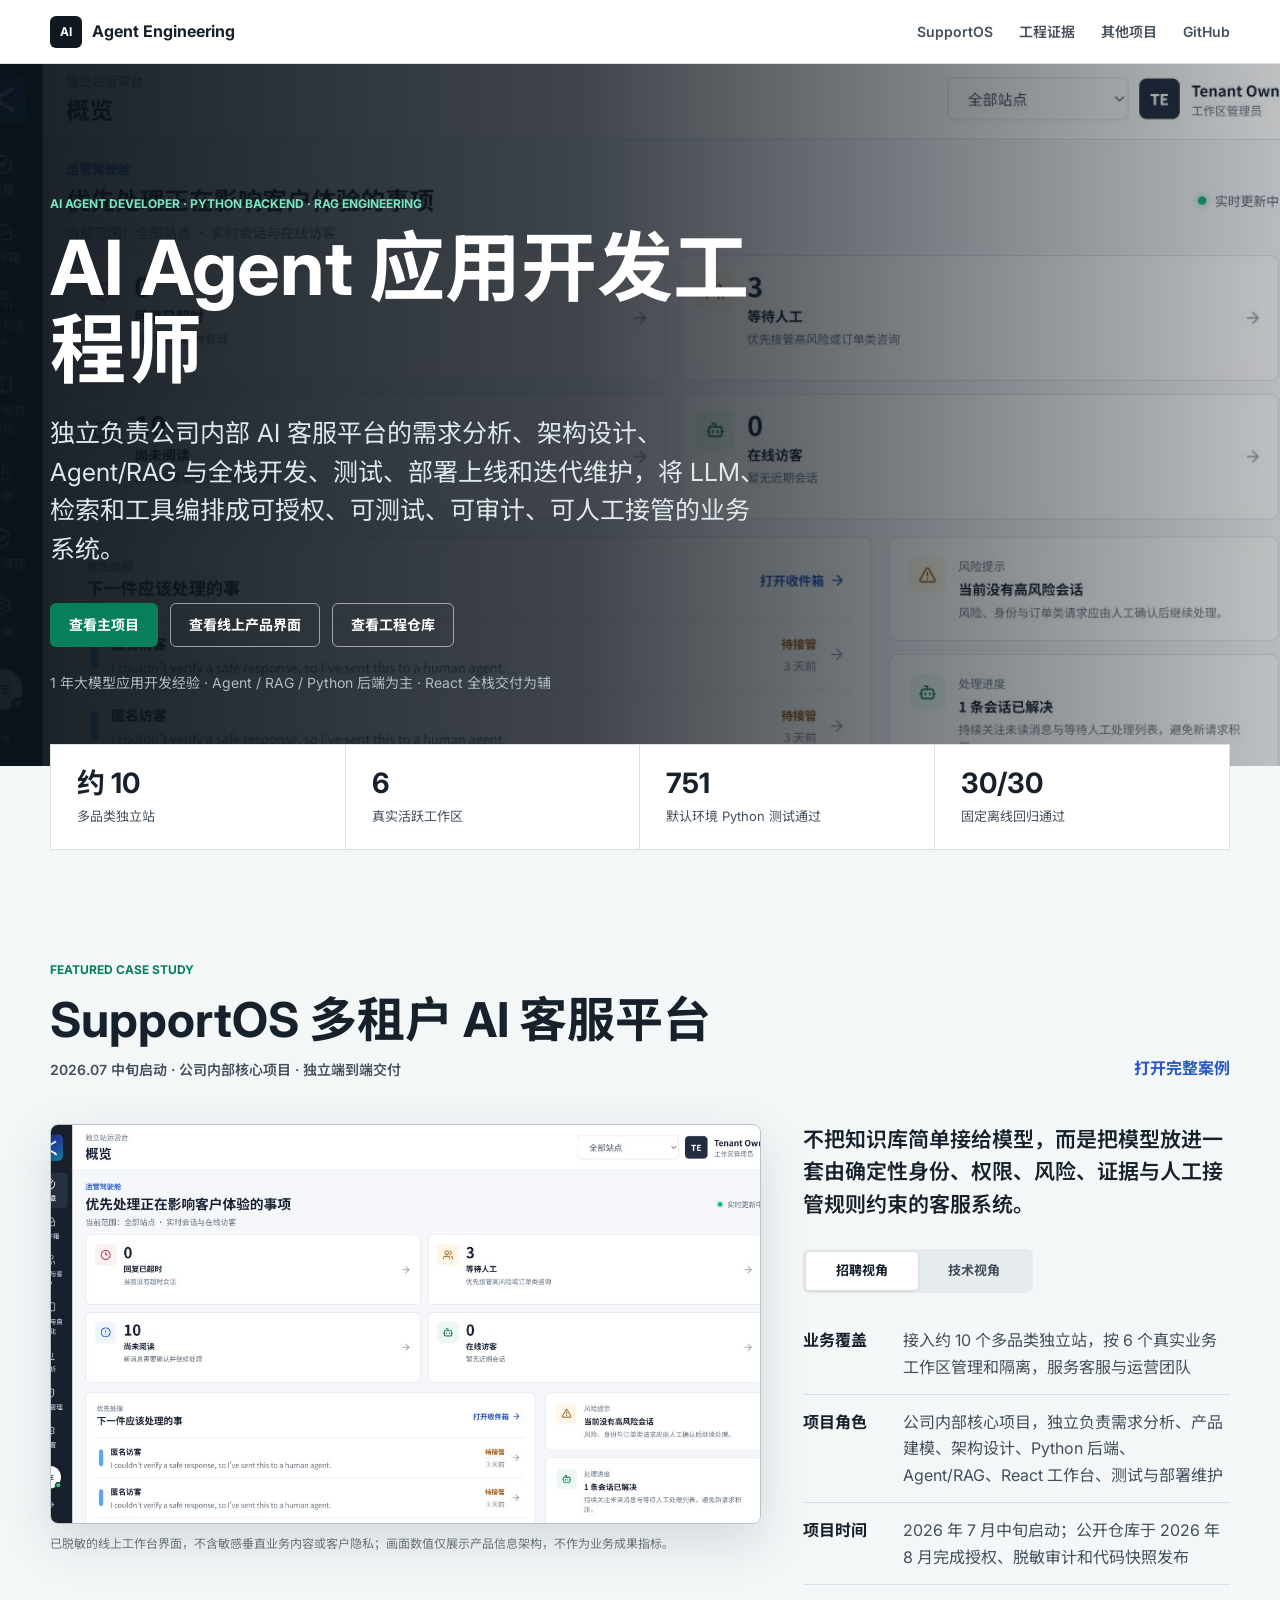
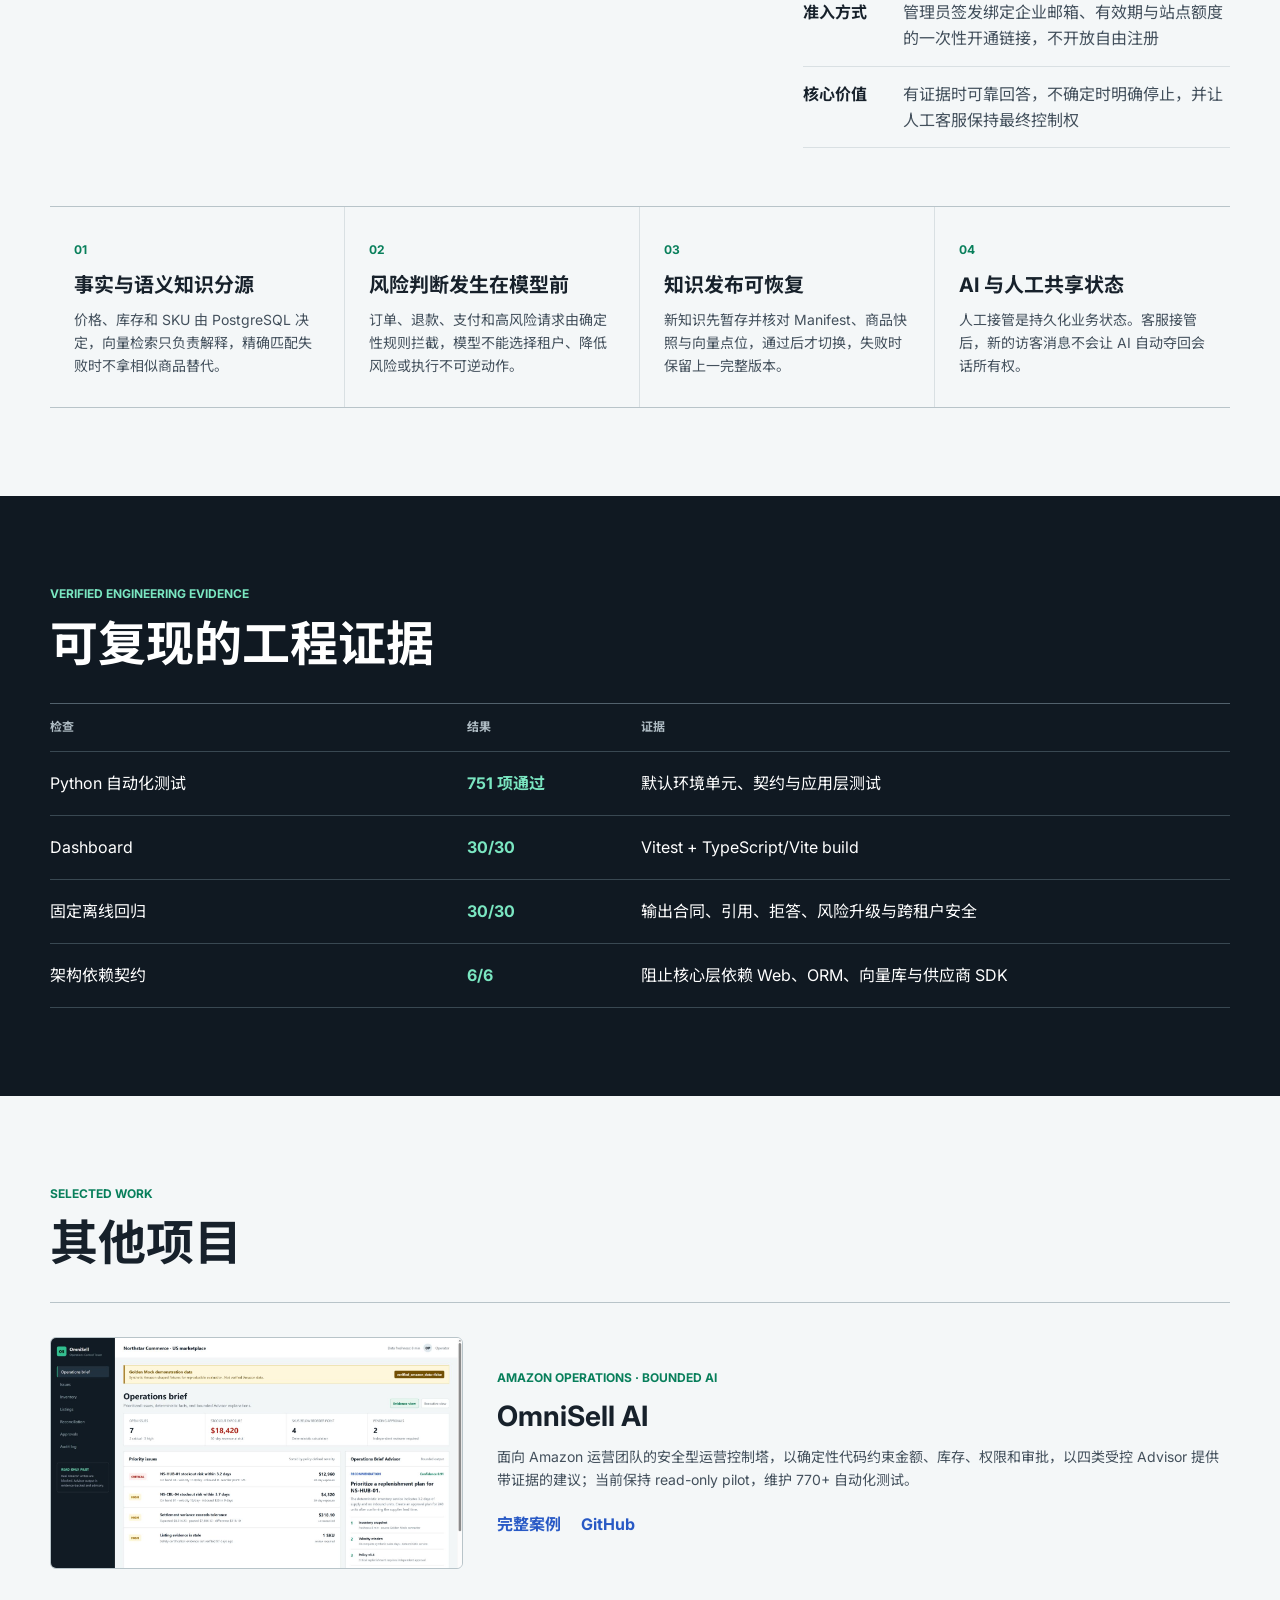
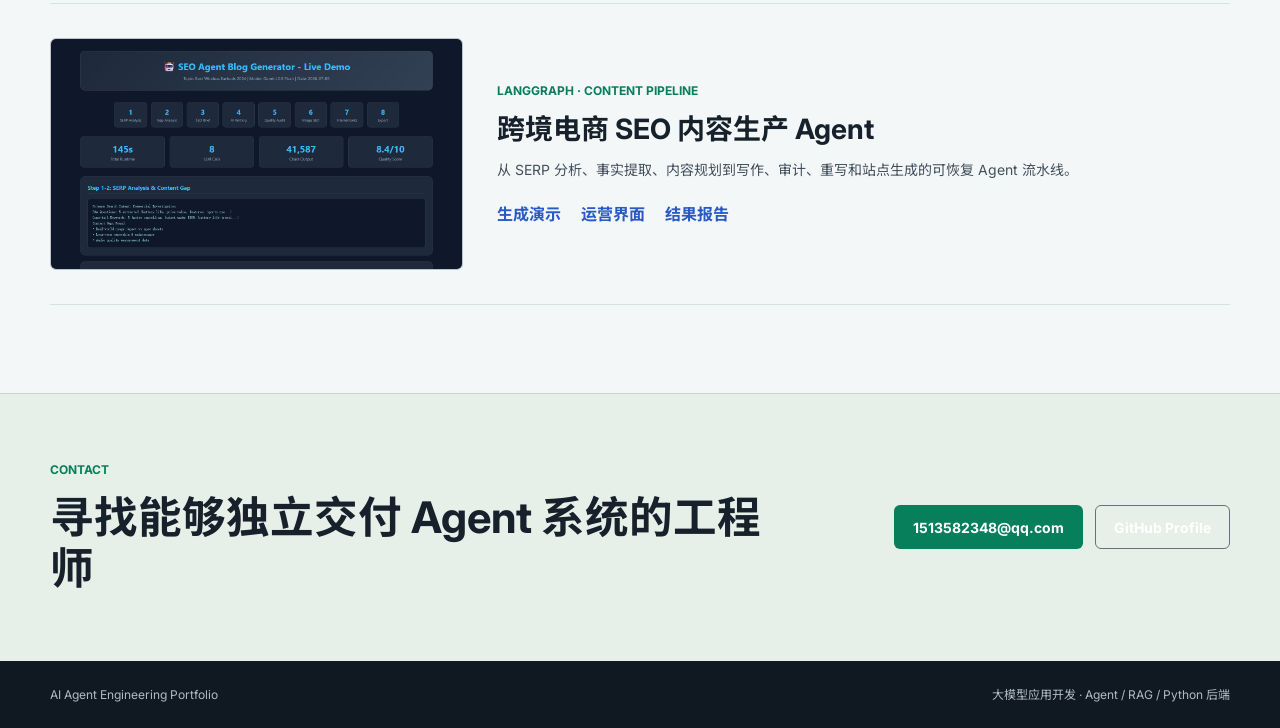
<file: index.html>
<!DOCTYPE html>
<html lang="zh-CN">
<head>
  <meta charset="UTF-8">
  <meta name="viewport" content="width=device-width, initial-scale=1.0">
  <meta name="description" content="大模型应用开发工程师作品集，展示公司内部 SupportOS AI 客服平台，以及 Agent 编排、RAG、多租户安全和全栈交付能力。">
  <title>AI Agent 应用开发工程师 | Portfolio</title>
  <link rel="icon" href="assets/favicon.svg" type="image/svg+xml">
  <link rel="preconnect" href="https://fonts.googleapis.com">
  <link rel="preconnect" href="https://fonts.gstatic.com" crossorigin>
  <link href="https://fonts.googleapis.com/css2?family=Inter:wght@400;500;600;700&family=Noto+Sans+SC:wght@400;500;600;700&display=swap" rel="stylesheet">
  <link rel="stylesheet" href="assets/styles.css?v=20260810">
</head>
<body>
  <header class="site-header">
    <a class="brand" href="#top" aria-label="返回顶部">
      <span class="brand-mark" aria-hidden="true">AI</span>
      <span>Agent Engineering</span>
    </a>
    <nav class="site-nav" aria-label="主导航">
      <a href="#supportos">SupportOS</a>
      <a href="#evidence">工程证据</a>
      <a href="#projects">其他项目</a>
      <a href="https://github.com/paulrose4" target="_blank" rel="noreferrer">GitHub</a>
    </nav>
  </header>

  <main id="top">
    <section class="hero" aria-labelledby="hero-title">
      <div class="hero-backdrop" aria-hidden="true"></div>
      <div class="hero-content">
        <p class="eyebrow">AI Agent Developer · Python Backend · RAG Engineering</p>
        <h1 id="hero-title">AI Agent 应用开发工程师</h1>
        <p class="hero-summary">
          独立负责公司内部 AI 客服平台的需求分析、架构设计、Agent/RAG 与全栈开发、测试、部署上线和迭代维护，将 LLM、检索和工具编排成可授权、可测试、可审计、可人工接管的业务系统。
        </p>
        <div class="hero-actions">
          <a class="button button-primary" href="#supportos">查看主项目</a>
          <a class="button button-secondary" href="https://livechatgo.com/" target="_blank" rel="noreferrer">查看线上产品界面</a>
          <a class="button button-secondary" href="https://github.com/paulrose4/supportos-ai-customer-support-platform" target="_blank" rel="noreferrer">查看工程仓库</a>
        </div>
        <p class="hero-note">1 年大模型应用开发经验 · Agent / RAG / Python 后端为主 · React 全栈交付为辅</p>
      </div>
    </section>

    <section class="metric-band" aria-label="项目规模概览">
      <div><strong>约 10</strong><span>多品类独立站</span></div>
      <div><strong>6</strong><span>真实活跃工作区</span></div>
      <div><strong>751</strong><span>默认环境 Python 测试通过</span></div>
      <div><strong>30/30</strong><span>固定离线回归通过</span></div>
    </section>

    <section class="section supportos-section" id="supportos">
      <div class="section-heading">
        <div>
          <p class="eyebrow">Featured Case Study</p>
          <h2>SupportOS 多租户 AI 客服平台</h2>
          <p class="section-kicker">2026.07 中旬启动 · 公司内部核心项目 · 独立端到端交付</p>
        </div>
        <a class="text-link" href="supportos-case-study.html">打开完整案例</a>
      </div>

      <div class="case-layout">
        <figure class="product-shot">
          <img src="screenshots/supportos-live-dashboard.png" alt="SupportOS 线上客服运营工作台概览">
          <figcaption>已脱敏的线上工作台界面，不含敏感垂直业务内容或客户隐私；画面数值仅展示产品信息架构，不作为业务成果指标。</figcaption>
        </figure>

        <div class="case-copy">
          <p class="case-lead">
            不把知识库简单接给模型，而是把模型放进一套由确定性身份、权限、风险、证据与人工接管规则约束的客服系统。
          </p>
          <div class="segmented-control" role="group" aria-label="切换阅读视角">
            <button type="button" class="segment is-active" data-view-button="recruiter" aria-pressed="true">招聘视角</button>
            <button type="button" class="segment" data-view-button="engineer" aria-pressed="false">技术视角</button>
          </div>

          <div data-view-panel="recruiter">
            <dl class="fact-list">
              <div><dt>业务覆盖</dt><dd>接入约 10 个多品类独立站，按 6 个真实业务工作区管理和隔离，服务客服与运营团队</dd></div>
              <div><dt>项目角色</dt><dd>公司内部核心项目，独立负责需求分析、产品建模、架构设计、Python 后端、Agent/RAG、React 工作台、测试与部署维护</dd></div>
              <div><dt>项目时间</dt><dd>2026 年 7 月中旬启动；公开仓库于 2026 年 8 月完成授权、脱敏审计和代码快照发布</dd></div>
              <div><dt>准入方式</dt><dd>管理员签发绑定企业邮箱、有效期与站点额度的一次性开通链接，不开放自由注册</dd></div>
              <div><dt>核心价值</dt><dd>有证据时可靠回答，不确定时明确停止，并让人工客服保持最终控制权</dd></div>
            </dl>
          </div>

          <div data-view-panel="engineer" hidden>
            <dl class="fact-list">
              <div><dt>Agent</dt><dd>LangGraph 状态编排、条件路由、一次修复、检查点与强制人工升级</dd></div>
              <div><dt>RAG</dt><dd>PostgreSQL 精确事实 + Qdrant 解释性知识，混合检索与发布版本治理</dd></div>
              <div><dt>安全</dt><dd>可信身份、RBAC、PostgreSQL RLS、租户强制过滤、PII 与引用校验</dd></div>
              <div><dt>工程</dt><dd>FastAPI、Redis、Alembic、Prometheus、GitHub Actions、pytest、Vitest</dd></div>
            </dl>
          </div>
        </div>
      </div>

      <div class="decision-grid" aria-label="SupportOS 核心设计">
        <article>
          <span class="decision-index">01</span>
          <h3>事实与语义知识分源</h3>
          <p>价格、库存和 SKU 由 PostgreSQL 决定，向量检索只负责解释，精确匹配失败时不拿相似商品替代。</p>
        </article>
        <article>
          <span class="decision-index">02</span>
          <h3>风险判断发生在模型前</h3>
          <p>订单、退款、支付和高风险请求由确定性规则拦截，模型不能选择租户、降低风险或执行不可逆动作。</p>
        </article>
        <article>
          <span class="decision-index">03</span>
          <h3>知识发布可恢复</h3>
          <p>新知识先暂存并核对 Manifest、商品快照与向量点位，通过后才切换，失败时保留上一完整版本。</p>
        </article>
        <article>
          <span class="decision-index">04</span>
          <h3>AI 与人工共享状态</h3>
          <p>人工接管是持久化业务状态。客服接管后，新的访客消息不会让 AI 自动夺回会话所有权。</p>
        </article>
      </div>
    </section>

    <section class="section evidence-section" id="evidence">
      <div class="section-heading compact">
        <div>
          <p class="eyebrow">Verified Engineering Evidence</p>
          <h2>可复现的工程证据</h2>
        </div>
      </div>

      <div class="evidence-table" role="table" aria-label="工程验证结果">
        <div class="evidence-row evidence-head" role="row">
          <span role="columnheader">检查</span><span role="columnheader">结果</span><span role="columnheader">证据</span>
        </div>
        <div class="evidence-row" role="row">
          <span role="cell">Python 自动化测试</span><strong role="cell" class="status-pass">751 项通过</strong><span role="cell">默认环境单元、契约与应用层测试</span>
        </div>
        <div class="evidence-row" role="row">
          <span role="cell">Dashboard</span><strong role="cell" class="status-pass">30/30</strong><span role="cell">Vitest + TypeScript/Vite build</span>
        </div>
        <div class="evidence-row" role="row">
          <span role="cell">固定离线回归</span><strong role="cell" class="status-pass">30/30</strong><span role="cell">输出合同、引用、拒答、风险升级与跨租户安全</span>
        </div>
        <div class="evidence-row" role="row">
          <span role="cell">架构依赖契约</span><strong role="cell" class="status-pass">6/6</strong><span role="cell">阻止核心层依赖 Web、ORM、向量库与供应商 SDK</span>
        </div>
      </div>
    </section>

    <section class="section projects-section" id="projects">
      <div class="section-heading compact">
        <div>
          <p class="eyebrow">Selected Work</p>
          <h2>其他项目</h2>
        </div>
      </div>

      <div class="project-list">
        <article class="project-row">
          <img src="screenshots/omnisell-control-tower.png" alt="OmniSell Amazon 运营控制塔 Golden Mock 界面">
          <div>
            <p class="project-type">Amazon Operations · Bounded AI</p>
            <h3>OmniSell AI</h3>
            <p>面向 Amazon 运营团队的安全型运营控制塔，以确定性代码约束金额、库存、权限和审批，以四类受控 Advisor 提供带证据的建议；当前保持 read-only pilot，维护 770+ 自动化测试。</p>
            <div class="inline-links">
              <a href="omnisell-case-study.html">完整案例</a>
              <a href="https://github.com/paulrose4/omnisell-ai-agent" target="_blank" rel="noreferrer">GitHub</a>
            </div>
          </div>
        </article>

        <article class="project-row">
          <img src="screenshots/09_seo_agent_dashboard_ui.png" alt="SEO Agent 内容生产平台界面">
          <div>
            <p class="project-type">LangGraph · Content Pipeline</p>
            <h3>跨境电商 SEO 内容生产 Agent</h3>
            <p>从 SERP 分析、事实提取、内容规划到写作、审计、重写和站点生成的可恢复 Agent 流水线。</p>
            <div class="inline-links">
              <a href="seo_agent_blog_demo.html">生成演示</a>
              <a href="seo_agent_full_dashboard.html">运营界面</a>
              <a href="blog_demo_dashboard.html">结果报告</a>
            </div>
          </div>
        </article>
      </div>
    </section>

    <section class="contact-band">
      <div>
        <p class="eyebrow">Contact</p>
        <h2>寻找能够独立交付 Agent 系统的工程师</h2>
      </div>
      <div class="contact-actions">
        <a class="button button-primary" href="mailto:1513582348@qq.com">1513582348@qq.com</a>
        <a class="button button-secondary dark" href="https://github.com/paulrose4" target="_blank" rel="noreferrer">GitHub Profile</a>
      </div>
    </section>
  </main>

  <footer class="site-footer">
    <span>AI Agent Engineering Portfolio</span>
    <span>大模型应用开发 · Agent / RAG / Python 后端</span>
  </footer>

  <script src="assets/site.js?v=20260810"></script>
</body>
</html>
</file>
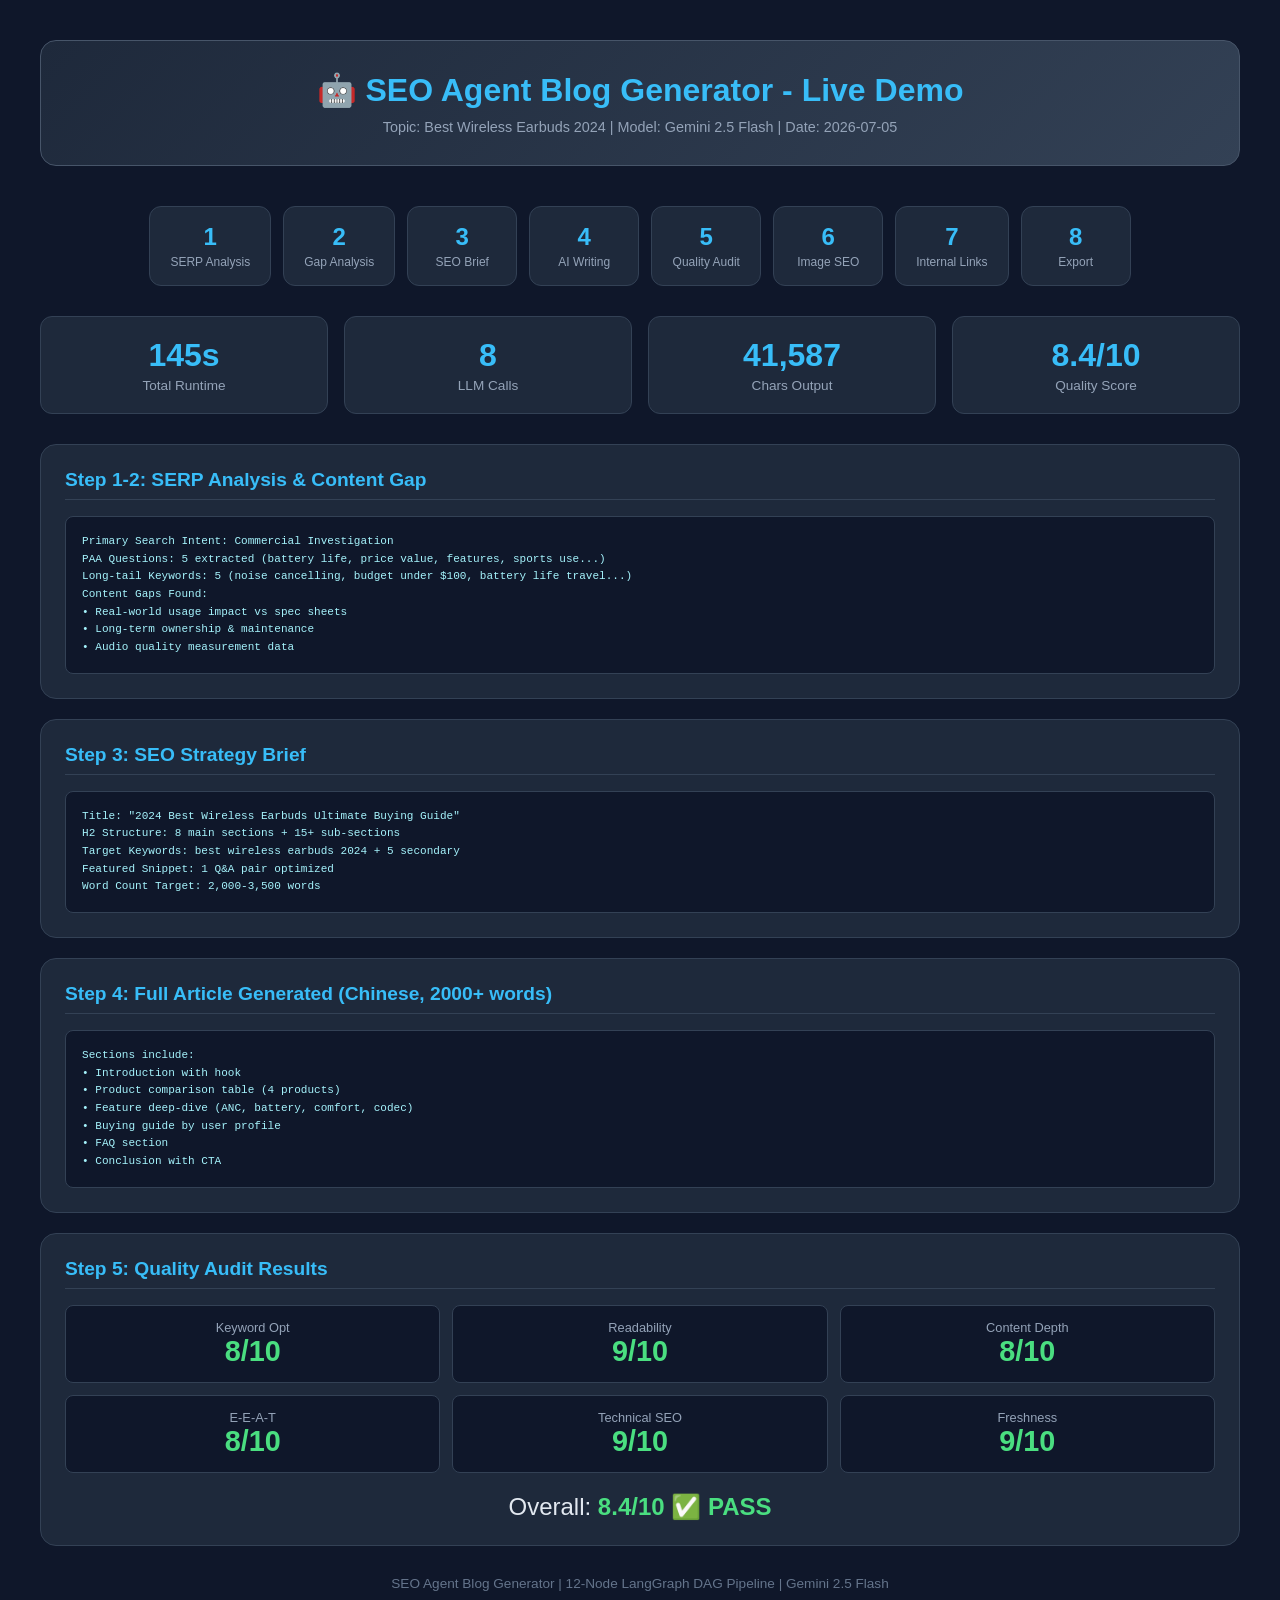
<file: blog_demo_dashboard.html>
﻿<!DOCTYPE html>
<html lang="zh-CN">
<head>
<meta charset="UTF-8">
<meta name="viewport" content="width=device-width, initial-scale=1.0">
<title>SEO Agent Blog Generator - Live Demo Results</title>
<style>
* { margin: 0; padding: 0; box-sizing: border-box; }
body { font-family: 'Segoe UI', 'Microsoft YaHei', sans-serif; background: #0f172a; color: #e2e8f0; padding: 40px; }
.container { max-width: 1200px; margin: 0 auto; }
.header { text-align: center; margin-bottom: 40px; padding: 30px; background: linear-gradient(135deg, #1e293b 0%, #334155 100%); border-radius: 16px; border: 1px solid #475569; }
.header h1 { font-size: 2em; color: #38bdf8; margin-bottom: 10px; }
.header .meta { color: #94a3b8; font-size: 0.9em; }
.pipeline { display: flex; flex-wrap: wrap; gap: 12px; justify-content: center; margin-bottom: 30px; }
.step { background: #1e293b; border: 1px solid #334155; border-radius: 12px; padding: 16px 20px; text-align: center; min-width: 110px; }
.step .num { font-size: 1.5em; font-weight: bold; color: #38bdf8; }
.step .label { font-size: 0.75em; color: #94a3b8; margin-top: 4px; }
.stats { display: grid; grid-template-columns: repeat(4, 1fr); gap: 16px; margin-bottom: 30px; }
.stat { background: #1e293b; border: 1px solid #334155; border-radius: 12px; padding: 20px; text-align: center; }
.stat .value { font-size: 2em; font-weight: bold; color: #38bdf8; }
.stat .label { color: #94a3b8; font-size: 0.85em; margin-top: 4px; }
.section { background: #1e293b; border: 1px solid #334155; border-radius: 16px; padding: 24px; margin-bottom: 20px; }
.section h2 { color: #38bdf8; font-size: 1.2em; margin-bottom: 16px; padding-bottom: 8px; border-bottom: 1px solid #334155; }
.result-box { background: #0f172a; border: 1px solid #334155; border-radius: 8px; padding: 16px; overflow-x: auto; }
.result-box pre { color: #a5f3fc; font-size: 0.85em; line-height: 1.6; white-space: pre-wrap; }
.score-grid { display: grid; grid-template-columns: repeat(3, 1fr); gap: 12px; }
.score-item { background: #0f172a; border: 1px solid #334155; border-radius: 8px; padding: 14px; text-align: center; }
.score-item .label { color: #94a3b8; font-size: 0.8em; }
.score-item .score { font-size: 1.8em; font-weight: bold; color: #4ade80; }
.pass { color: #4ade80 !important; font-weight: bold; }
.footer { text-align: center; color: #64748b; margin-top: 30px; font-size: 0.85em; }
</style>
</head>
<body>
<div class="container">
<div class="header">
<h1>🤖 SEO Agent Blog Generator - Live Demo</h1>
<div class="meta">Topic: Best Wireless Earbuds 2024 | Model: Gemini 2.5 Flash | Date: 2026-07-05</div>
</div>

<div class="pipeline">
<div class="step"><div class="num">1</div><div class="label">SERP Analysis</div></div>
<div class="step"><div class="num">2</div><div class="label">Gap Analysis</div></div>
<div class="step"><div class="num">3</div><div class="label">SEO Brief</div></div>
<div class="step"><div class="num">4</div><div class="label">AI Writing</div></div>
<div class="step"><div class="num">5</div><div class="label">Quality Audit</div></div>
<div class="step"><div class="num">6</div><div class="label">Image SEO</div></div>
<div class="step"><div class="num">7</div><div class="label">Internal Links</div></div>
<div class="step"><div class="num">8</div><div class="label">Export</div></div>
</div>

<div class="stats">
<div class="stat"><div class="value">145s</div><div class="label">Total Runtime</div></div>
<div class="stat"><div class="value">8</div><div class="label">LLM Calls</div></div>
<div class="stat"><div class="value">41,587</div><div class="label">Chars Output</div></div>
<div class="stat"><div class="value">8.4/10</div><div class="label">Quality Score</div></div>
</div>

<div class="section">
<h2>Step 1-2: SERP Analysis & Content Gap</h2>
<div class="result-box"><pre>Primary Search Intent: Commercial Investigation
PAA Questions: 5 extracted (battery life, price value, features, sports use...)
Long-tail Keywords: 5 (noise cancelling, budget under $100, battery life travel...)
Content Gaps Found:
• Real-world usage impact vs spec sheets
• Long-term ownership & maintenance
• Audio quality measurement data</pre></div>
</div>

<div class="section">
<h2>Step 3: SEO Strategy Brief</h2>
<div class="result-box"><pre>Title: "2024 Best Wireless Earbuds Ultimate Buying Guide"
H2 Structure: 8 main sections + 15+ sub-sections
Target Keywords: best wireless earbuds 2024 + 5 secondary
Featured Snippet: 1 Q&A pair optimized
Word Count Target: 2,000-3,500 words</pre></div>
</div>

<div class="section">
<h2>Step 4: Full Article Generated (Chinese, 2000+ words)</h2>
<div class="result-box"><pre>Sections include:
• Introduction with hook
• Product comparison table (4 products)
• Feature deep-dive (ANC, battery, comfort, codec)
• Buying guide by user profile
• FAQ section
• Conclusion with CTA</pre></div>
</div>

<div class="section">
<h2>Step 5: Quality Audit Results</h2>
<div class="score-grid">
<div class="score-item"><div class="label">Keyword Opt</div><div class="score">8/10</div></div>
<div class="score-item"><div class="label">Readability</div><div class="score">9/10</div></div>
<div class="score-item"><div class="label">Content Depth</div><div class="score">8/10</div></div>
<div class="score-item"><div class="label">E-E-A-T</div><div class="score">8/10</div></div>
<div class="score-item"><div class="label">Technical SEO</div><div class="score">9/10</div></div>
<div class="score-item"><div class="label">Freshness</div><div class="score">9/10</div></div>
</div>
<div style="text-align:center; margin-top:20px; font-size:1.5em;">
Overall: <span class="pass">8.4/10 ✅ PASS</span>
</div>
</div>
</div>
<div class="footer">SEO Agent Blog Generator | 12-Node LangGraph DAG Pipeline | Gemini 2.5 Flash</div>
</body>
</html>
</file>
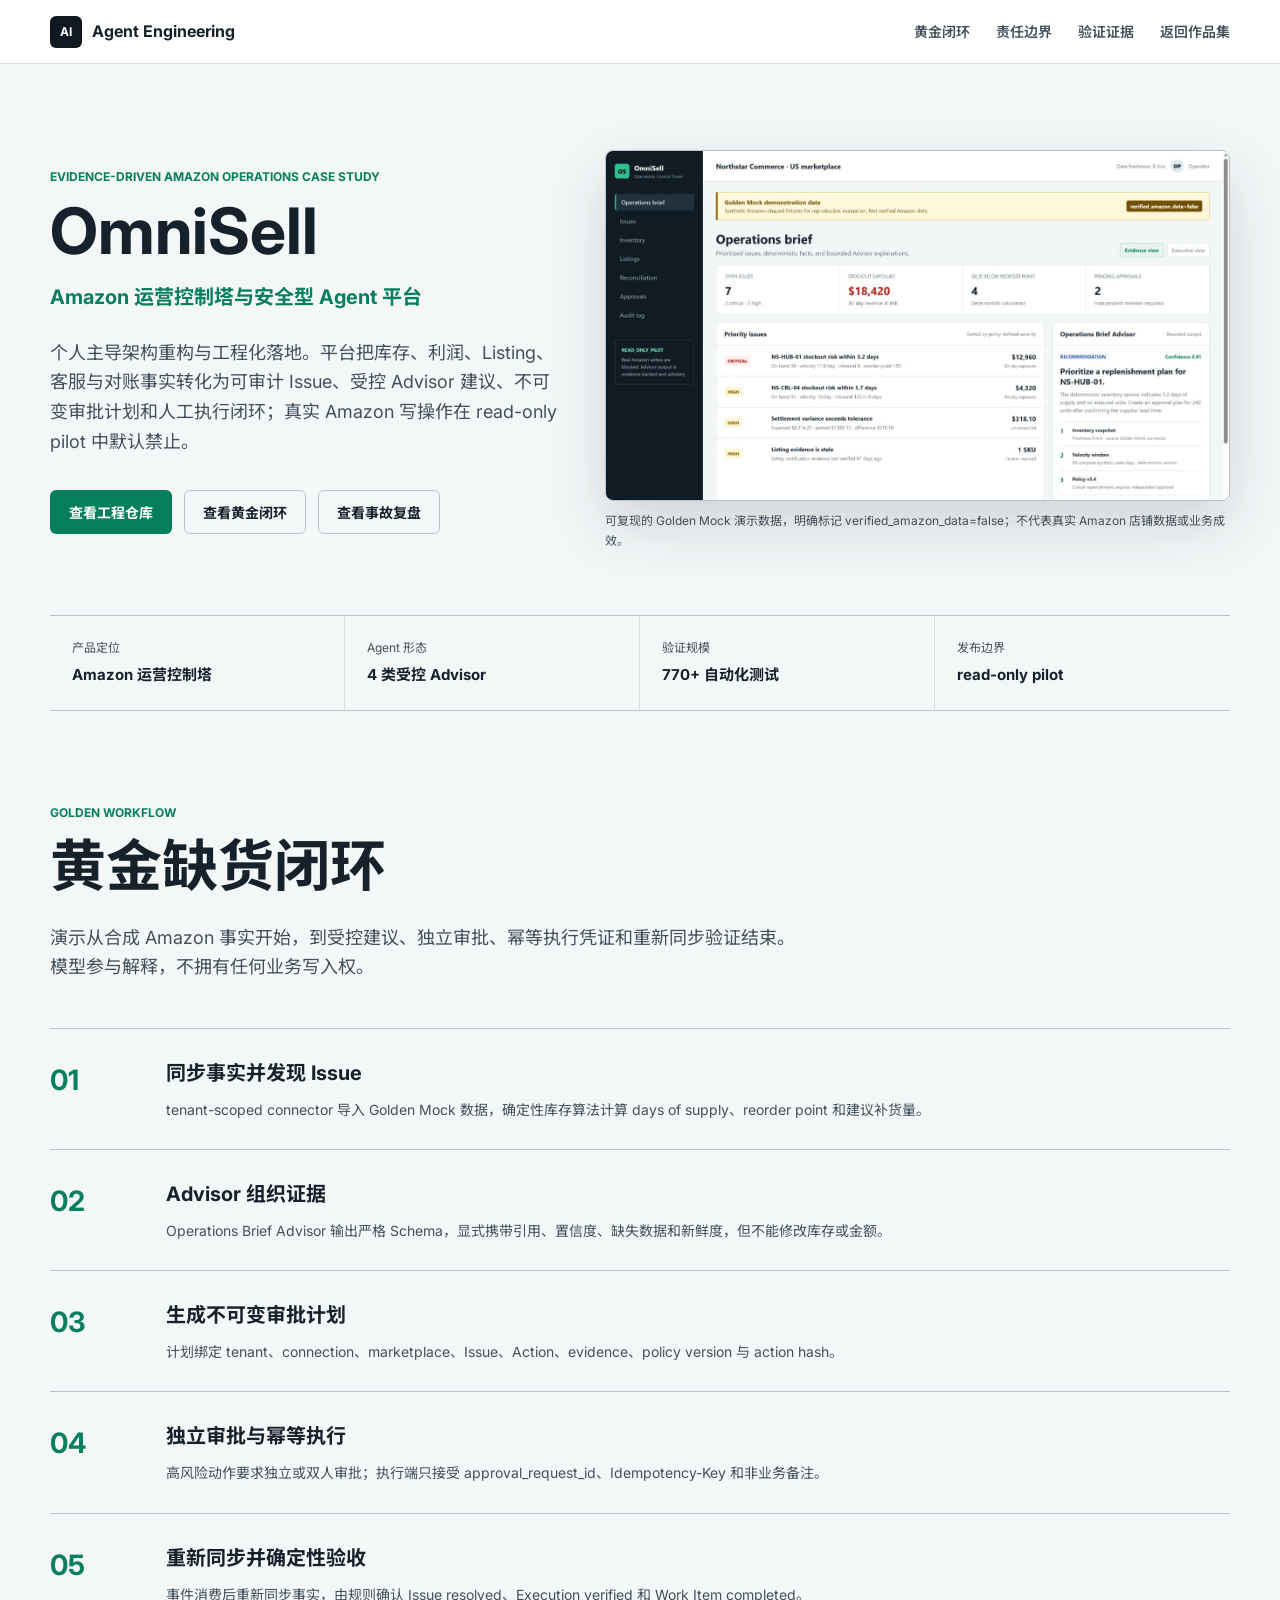
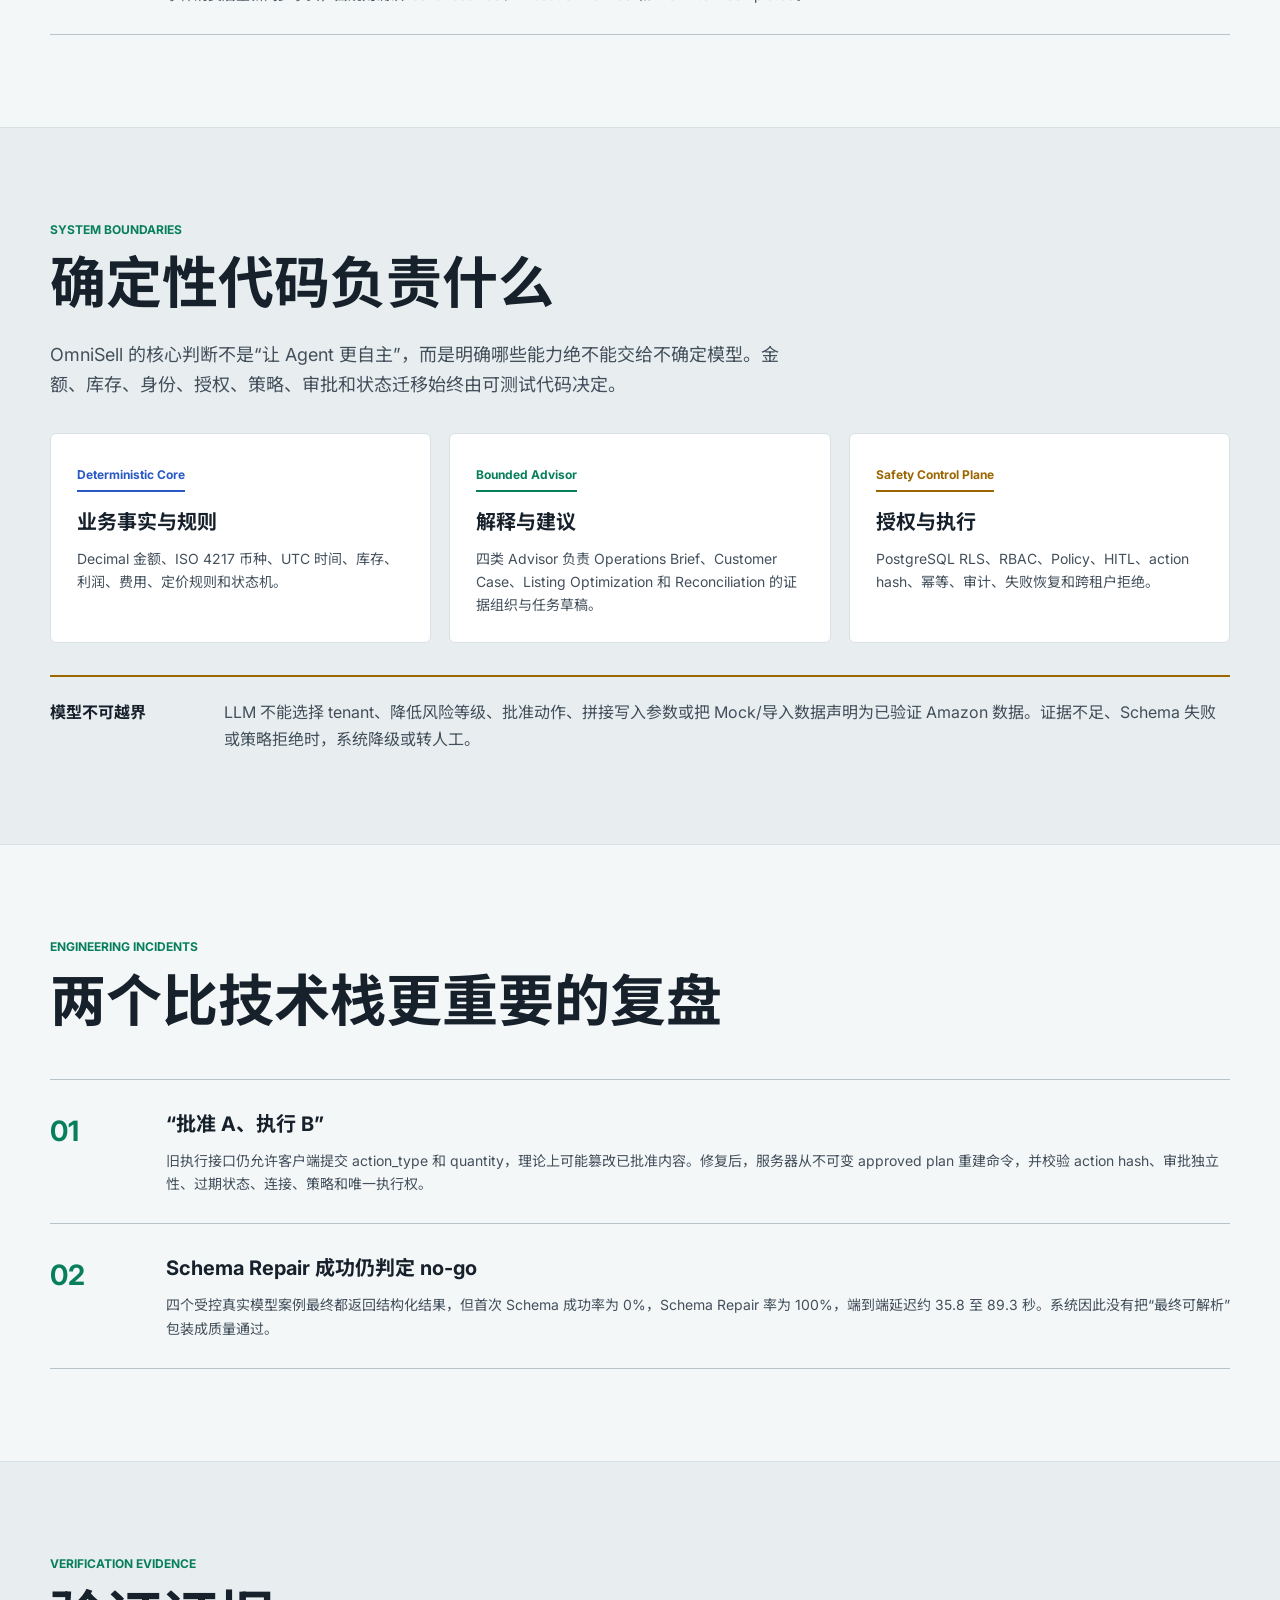
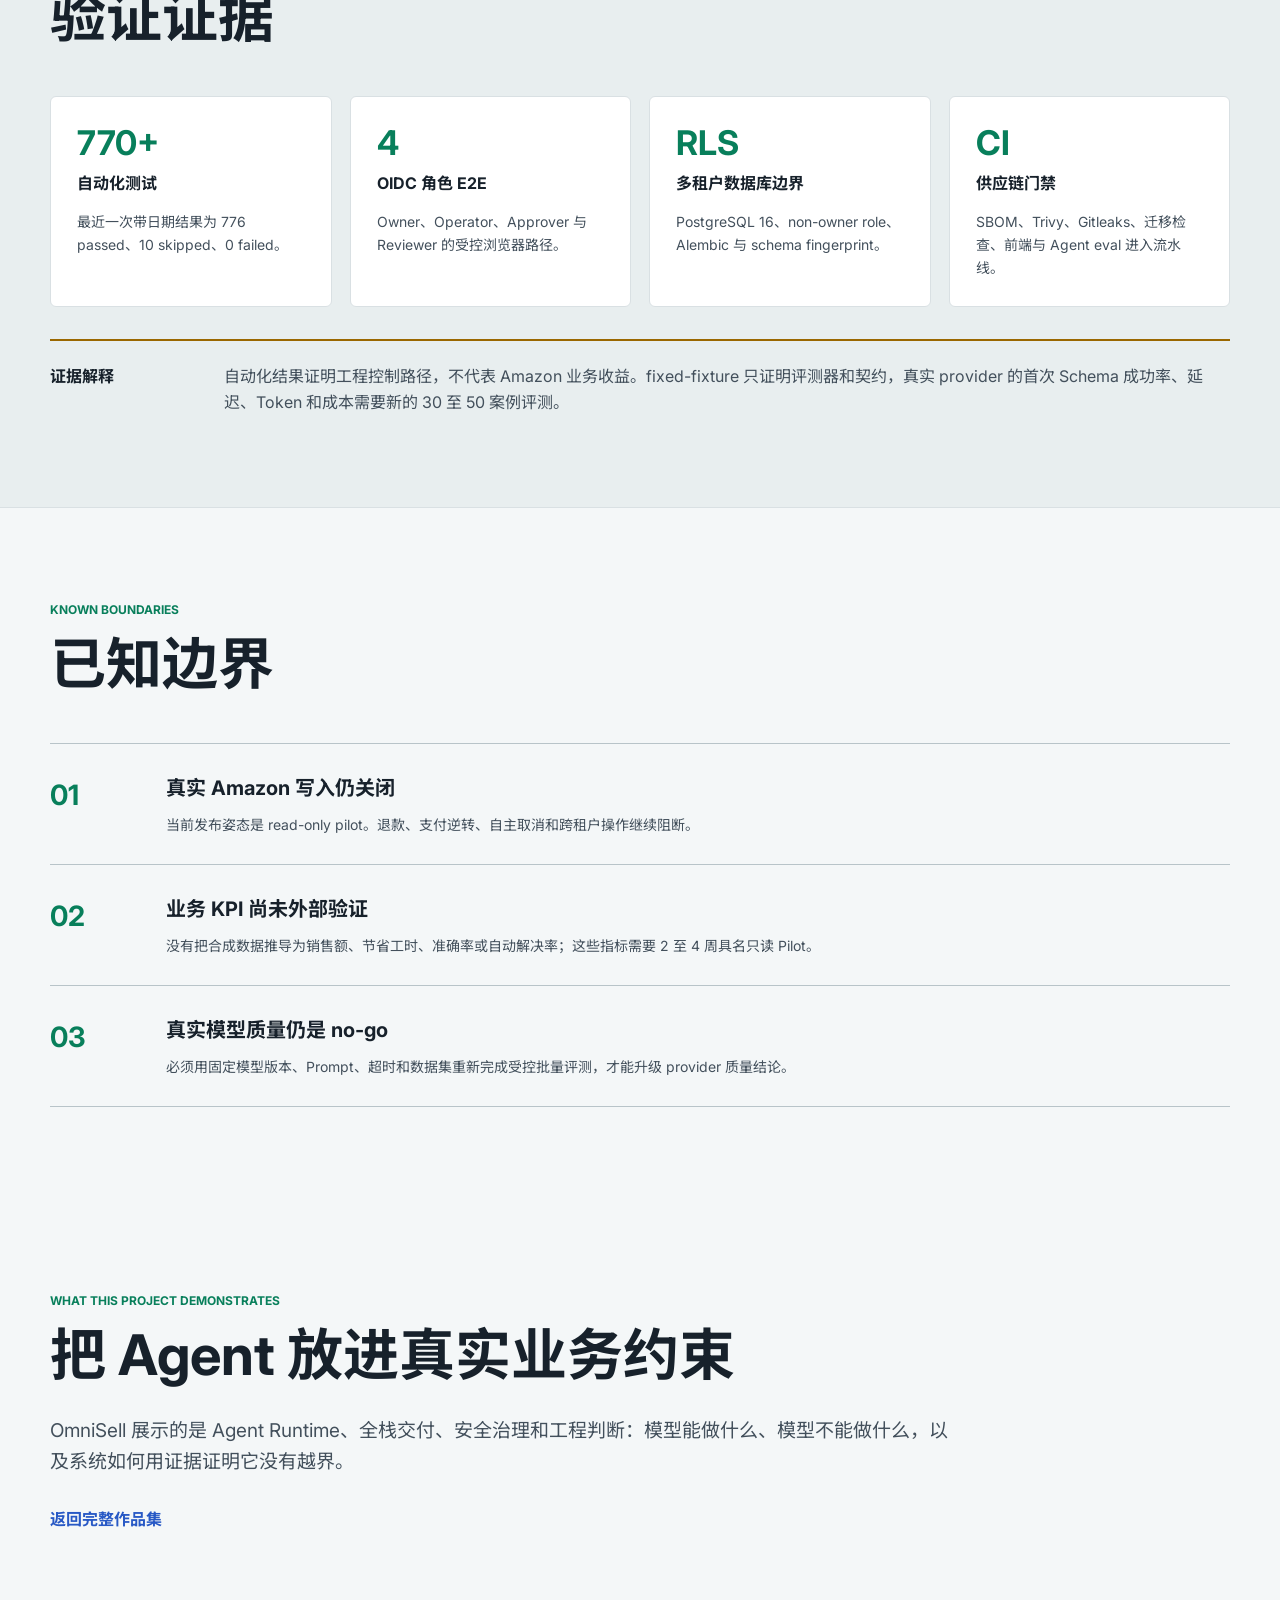
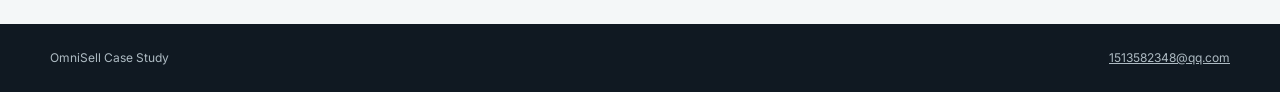
<file: omnisell-case-study.html>
<!DOCTYPE html>
<html lang="zh-CN">
<head>
  <meta charset="UTF-8">
  <meta name="viewport" content="width=device-width, initial-scale=1.0">
  <meta name="description" content="OmniSell Amazon 运营控制塔案例：受控 Advisor、确定性业务边界、多租户 RLS、审批完整性、Agent 评测与 read-only pilot 边界。">
  <title>OmniSell 项目案例 | AI Agent Engineering</title>
  <link rel="icon" href="assets/favicon.svg" type="image/svg+xml">
  <link rel="preconnect" href="https://fonts.googleapis.com">
  <link rel="preconnect" href="https://fonts.gstatic.com" crossorigin>
  <link href="https://fonts.googleapis.com/css2?family=Inter:wght@400;500;600;700&family=Noto+Sans+SC:wght@400;500;600;700&display=swap" rel="stylesheet">
  <link rel="stylesheet" href="assets/styles.css">
</head>
<body>
  <header class="site-header">
    <a class="brand" href="index.html">
      <span class="brand-mark" aria-hidden="true">AI</span>
      <span>Agent Engineering</span>
    </a>
    <nav class="site-nav" aria-label="案例导航">
      <a href="#workflow">黄金闭环</a>
      <a href="#boundaries">责任边界</a>
      <a href="#evidence">验证证据</a>
      <a href="index.html">返回作品集</a>
    </nav>
  </header>

  <main>
    <section class="case-hero">
      <div>
        <p class="eyebrow">Evidence-driven Amazon Operations Case Study</p>
        <h1>OmniSell</h1>
        <p class="case-hero-subtitle">Amazon 运营控制塔与安全型 Agent 平台</p>
        <p class="case-hero-lead">
          个人主导架构重构与工程化落地。平台把库存、利润、Listing、客服与对账事实转化为可审计 Issue、受控 Advisor 建议、不可变审批计划和人工执行闭环；真实 Amazon 写操作在 read-only pilot 中默认禁止。
        </p>
        <div class="hero-actions">
          <a class="button button-primary" href="https://github.com/paulrose4/omnisell-ai-agent" target="_blank" rel="noreferrer">查看工程仓库</a>
          <a class="button case-button" href="#workflow">查看黄金闭环</a>
          <a class="button case-button" href="#incidents">查看事故复盘</a>
        </div>
      </div>
      <figure class="case-hero-shot">
        <img src="screenshots/omnisell-control-tower.png" alt="OmniSell Golden Mock Amazon 运营控制塔">
        <figcaption>可复现的 Golden Mock 演示数据，明确标记 verified_amazon_data=false；不代表真实 Amazon 店铺数据或业务成效。</figcaption>
      </figure>
    </section>

    <section class="case-facts" aria-label="项目事实">
      <div><span>产品定位</span><strong>Amazon 运营控制塔</strong></div>
      <div><span>Agent 形态</span><strong>4 类受控 Advisor</strong></div>
      <div><span>验证规模</span><strong>770+ 自动化测试</strong></div>
      <div><span>发布边界</span><strong>read-only pilot</strong></div>
    </section>

    <section class="case-section" id="workflow">
      <p class="eyebrow">Golden Workflow</p>
      <h2>黄金缺货闭环</h2>
      <p class="section-lead">
        演示从合成 Amazon 事实开始，到受控建议、独立审批、幂等执行凭证和重新同步验证结束。模型参与解释，不拥有任何业务写入权。
      </p>
      <div class="decision-list">
        <article><span>01</span><div><h3>同步事实并发现 Issue</h3><p>tenant-scoped connector 导入 Golden Mock 数据，确定性库存算法计算 days of supply、reorder point 和建议补货量。</p></div></article>
        <article><span>02</span><div><h3>Advisor 组织证据</h3><p>Operations Brief Advisor 输出严格 Schema，显式携带引用、置信度、缺失数据和新鲜度，但不能修改库存或金额。</p></div></article>
        <article><span>03</span><div><h3>生成不可变审批计划</h3><p>计划绑定 tenant、connection、marketplace、Issue、Action、evidence、policy version 与 action hash。</p></div></article>
        <article><span>04</span><div><h3>独立审批与幂等执行</h3><p>高风险动作要求独立或双人审批；执行端只接受 approval_request_id、Idempotency-Key 和非业务备注。</p></div></article>
        <article><span>05</span><div><h3>重新同步并确定性验收</h3><p>事件消费后重新同步事实，由规则确认 Issue resolved、Execution verified 和 Work Item completed。</p></div></article>
      </div>
    </section>

    <section class="case-section case-section-alt" id="boundaries">
      <p class="eyebrow">System Boundaries</p>
      <h2>确定性代码负责什么</h2>
      <p class="section-lead">
        OmniSell 的核心判断不是“让 Agent 更自主”，而是明确哪些能力绝不能交给不确定模型。金额、库存、身份、授权、策略、审批和状态迁移始终由可测试代码决定。
      </p>
      <div class="data-boundaries">
        <article><span class="data-label sql">Deterministic Core</span><h3>业务事实与规则</h3><p>Decimal 金额、ISO 4217 币种、UTC 时间、库存、利润、费用、定价规则和状态机。</p></article>
        <article><span class="data-label vector">Bounded Advisor</span><h3>解释与建议</h3><p>四类 Advisor 负责 Operations Brief、Customer Case、Listing Optimization 和 Reconciliation 的证据组织与任务草稿。</p></article>
        <article><span class="data-label cache">Safety Control Plane</span><h3>授权与执行</h3><p>PostgreSQL RLS、RBAC、Policy、HITL、action hash、幂等、审计、失败恢复和跨租户拒绝。</p></article>
      </div>
      <aside class="case-caution">
        <strong>模型不可越界</strong>
        <p>LLM 不能选择 tenant、降低风险等级、批准动作、拼接写入参数或把 Mock/导入数据声明为已验证 Amazon 数据。证据不足、Schema 失败或策略拒绝时，系统降级或转人工。</p>
      </aside>
    </section>

    <section class="case-section" id="incidents">
      <p class="eyebrow">Engineering Incidents</p>
      <h2>两个比技术栈更重要的复盘</h2>
      <div class="decision-list">
        <article><span>01</span><div><h3>“批准 A、执行 B”</h3><p>旧执行接口仍允许客户端提交 action_type 和 quantity，理论上可能篡改已批准内容。修复后，服务器从不可变 approved plan 重建命令，并校验 action hash、审批独立性、过期状态、连接、策略和唯一执行权。</p></div></article>
        <article><span>02</span><div><h3>Schema Repair 成功仍判定 no-go</h3><p>四个受控真实模型案例最终都返回结构化结果，但首次 Schema 成功率为 0%，Schema Repair 率为 100%，端到端延迟约 35.8 至 89.3 秒。系统因此没有把“最终可解析”包装成质量通过。</p></div></article>
      </div>
    </section>

    <section class="case-section case-section-alt" id="evidence">
      <p class="eyebrow">Verification Evidence</p>
      <h2>验证证据</h2>
      <div class="quality-grid">
        <article><strong>770+</strong><span>自动化测试</span><p>最近一次带日期结果为 776 passed、10 skipped、0 failed。</p></article>
        <article><strong>4</strong><span>OIDC 角色 E2E</span><p>Owner、Operator、Approver 与 Reviewer 的受控浏览器路径。</p></article>
        <article><strong>RLS</strong><span>多租户数据库边界</span><p>PostgreSQL 16、non-owner role、Alembic 与 schema fingerprint。</p></article>
        <article><strong>CI</strong><span>供应链门禁</span><p>SBOM、Trivy、Gitleaks、迁移检查、前端与 Agent eval 进入流水线。</p></article>
      </div>
      <aside class="case-caution">
        <strong>证据解释</strong>
        <p>自动化结果证明工程控制路径，不代表 Amazon 业务收益。fixed-fixture 只证明评测器和契约，真实 provider 的首次 Schema 成功率、延迟、Token 和成本需要新的 30 至 50 案例评测。</p>
      </aside>
    </section>

    <section class="case-section" id="boundaries-current">
      <p class="eyebrow">Known Boundaries</p>
      <h2>已知边界</h2>
      <div class="decision-list">
        <article><span>01</span><div><h3>真实 Amazon 写入仍关闭</h3><p>当前发布姿态是 read-only pilot。退款、支付逆转、自主取消和跨租户操作继续阻断。</p></div></article>
        <article><span>02</span><div><h3>业务 KPI 尚未外部验证</h3><p>没有把合成数据推导为销售额、节省工时、准确率或自动解决率；这些指标需要 2 至 4 周具名只读 Pilot。</p></div></article>
        <article><span>03</span><div><h3>真实模型质量仍是 no-go</h3><p>必须用固定模型版本、Prompt、超时和数据集重新完成受控批量评测，才能升级 provider 质量结论。</p></div></article>
      </div>
    </section>

    <section class="case-section case-outcome">
      <p class="eyebrow">What This Project Demonstrates</p>
      <h2>把 Agent 放进真实业务约束</h2>
      <p>OmniSell 展示的是 Agent Runtime、全栈交付、安全治理和工程判断：模型能做什么、模型不能做什么，以及系统如何用证据证明它没有越界。</p>
      <a class="text-link" href="index.html">返回完整作品集</a>
    </section>
  </main>

  <footer class="site-footer">
    <span>OmniSell Case Study</span>
    <span><a href="mailto:1513582348@qq.com">1513582348@qq.com</a></span>
  </footer>
</body>
</html>
</file>
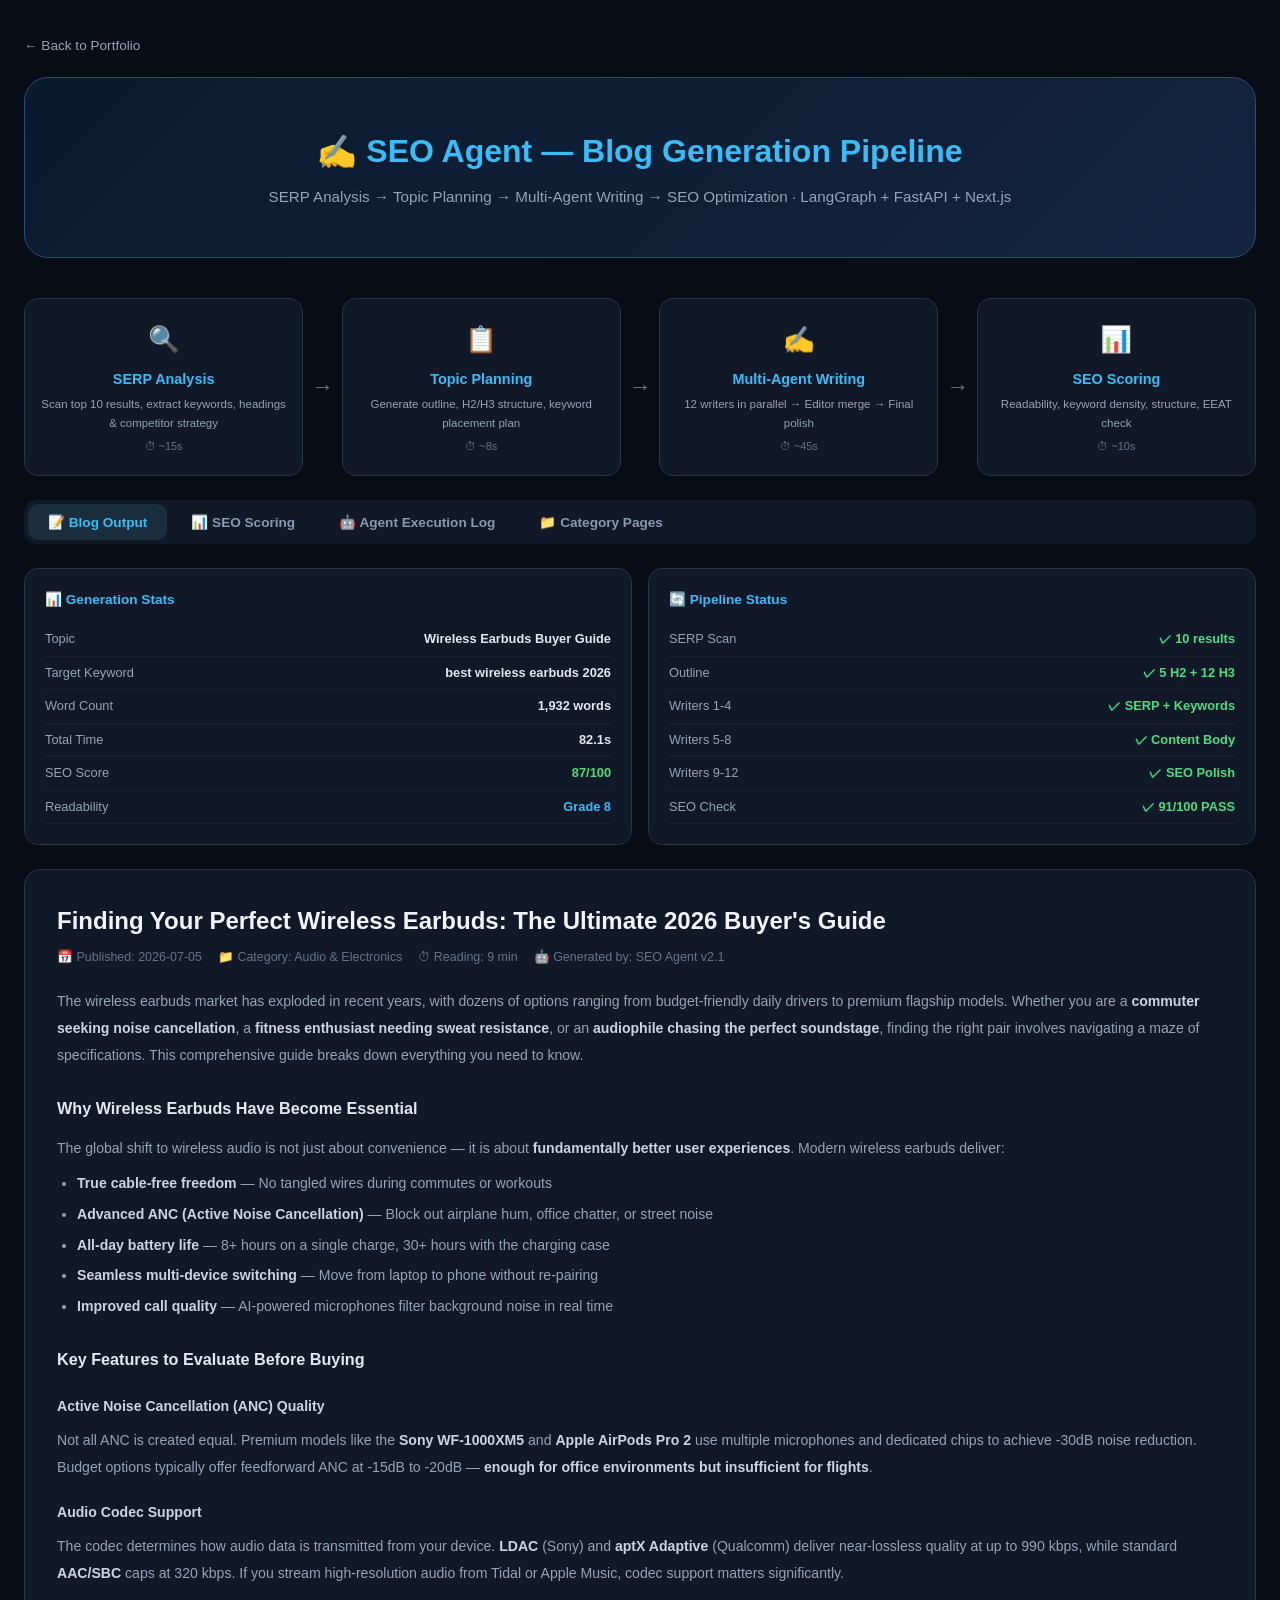
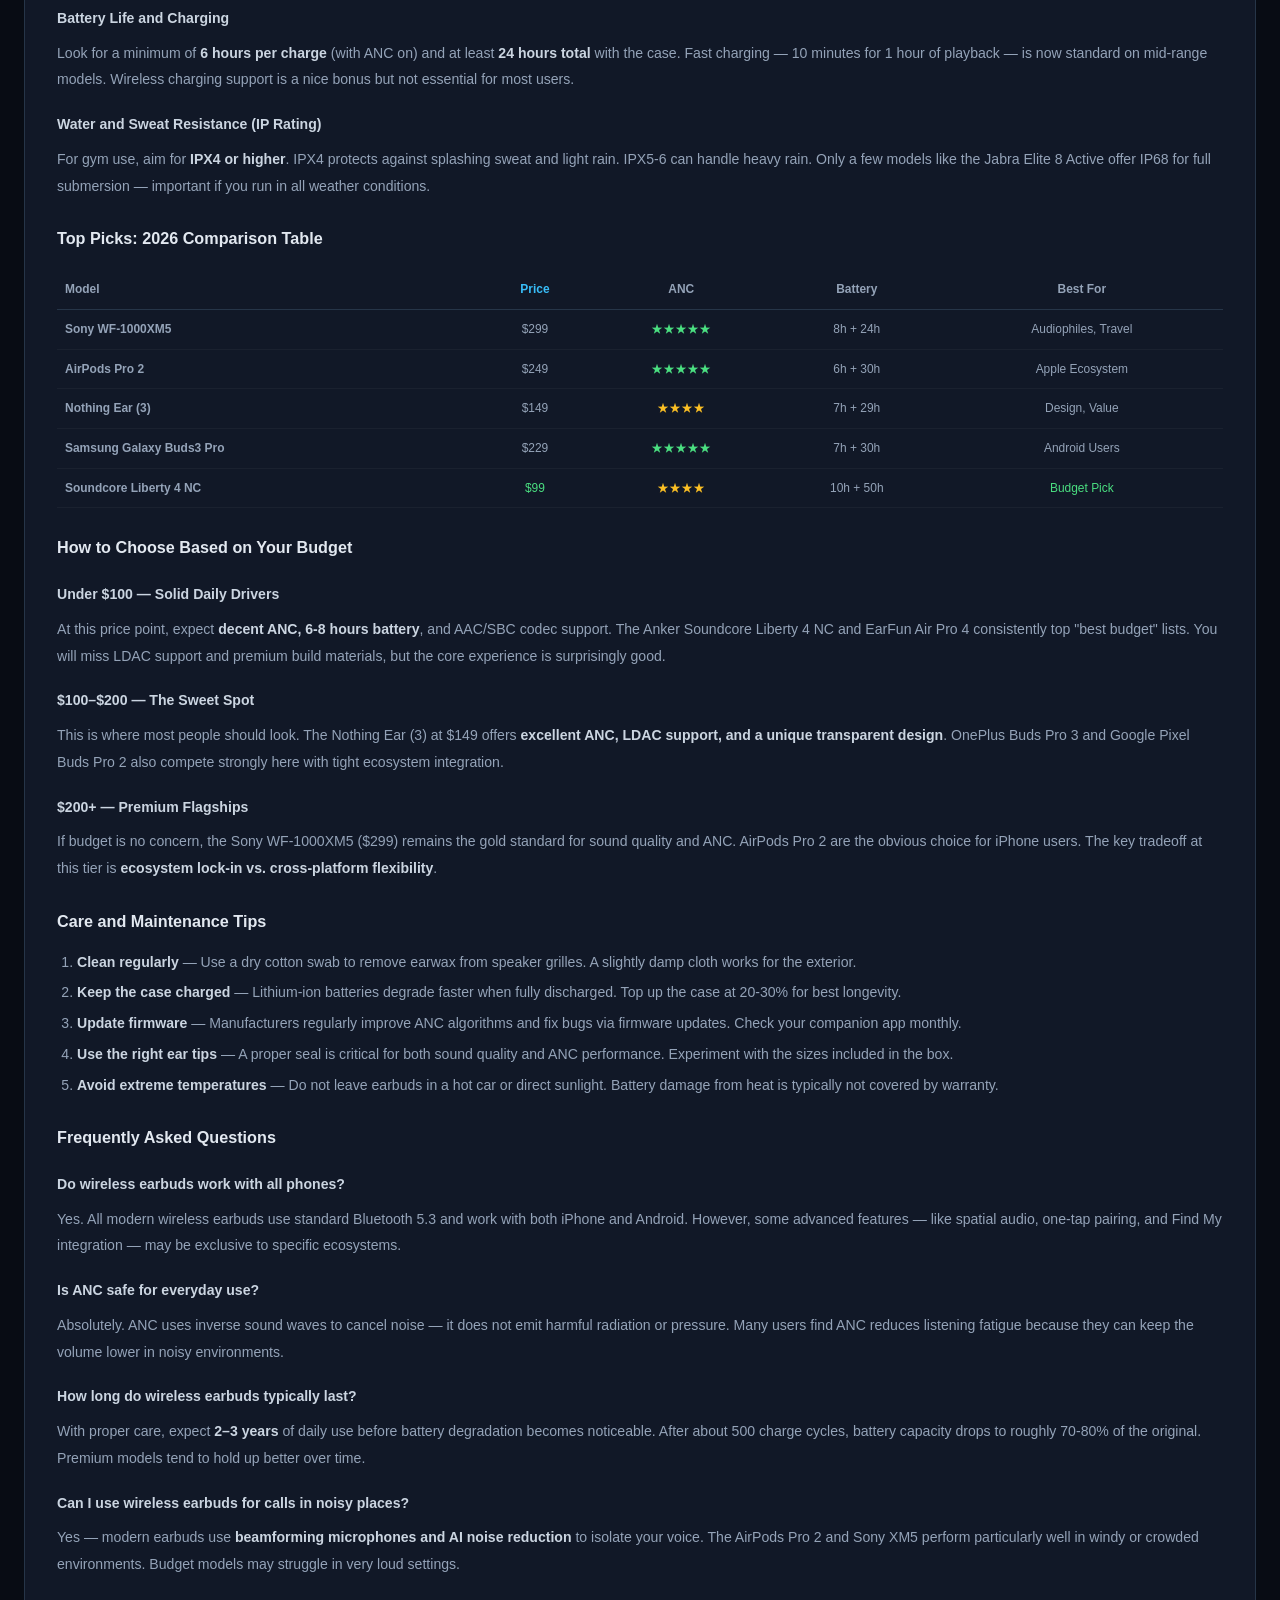
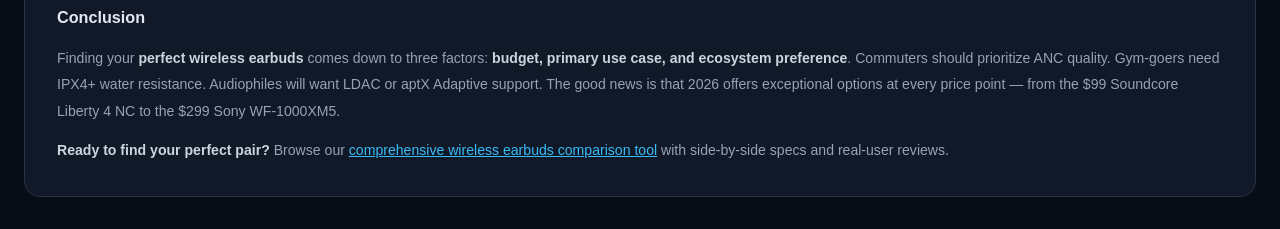
<file: seo_agent_blog_demo.html>
﻿<!DOCTYPE html>
<html lang="zh-CN">
<head>
<meta charset="UTF-8">
<meta name="viewport" content="width=device-width, initial-scale=1.0">
<title>SEO Agent — Blog Generation Demo</title>
<style>
* { margin: 0; padding: 0; box-sizing: border-box; }
body {
  font-family: "Segoe UI", "Microsoft YaHei", "PingFang SC", sans-serif;
  background: #080c14; color: #e2e8f0; line-height: 1.6;
}
.container { max-width: 1280px; margin: 0 auto; padding: 32px 24px; }

.hero {
  text-align: center; margin-bottom: 40px; padding: 48px 40px;
  background: linear-gradient(135deg, #0a1a2e 0%, #13243e 100%);
  border-radius: 24px; border: 1px solid #2d4a7a;
}
.hero h1 { font-size: 2em; font-weight: 800; color: #38bdf8; }
.hero .subtitle { color: #94a3b8; margin-top: 8px; font-size: 0.95em; }

/* Tabs */
.tabs { display: flex; gap: 4px; margin-bottom: 24px; flex-wrap: wrap; background: #111827; border-radius: 12px; padding: 4px; }
.tab-btn {
  padding: 10px 20px; border: none; border-radius: 10px;
  cursor: pointer; font-size: 0.85em; font-weight: 600;
  background: transparent; color: #8899b4;
  transition: all 0.2s;
}
.tab-btn:hover { color: #e2e8f0; background: rgba(255,255,255,0.04); }
.tab-btn.active { background: #1a2e3e; color: #38bdf8; }
.tab-panel { display: none; }
.tab-panel.active { display: block; }

/* Cards */
.info-grid { display: grid; grid-template-columns: repeat(auto-fit, minmax(260px, 1fr)); gap: 16px; margin-bottom: 24px; }
.info-card {
  background: #111827; border: 1px solid #263548;
  border-radius: 14px; padding: 20px;
}
.info-card h3 { font-size: 0.85em; color: #38bdf8; margin-bottom: 12px; display: flex; align-items: center; gap: 6px; }
.info-card .kv { display: flex; justify-content: space-between; padding: 6px 0; border-bottom: 1px solid rgba(255,255,255,0.04); font-size: 0.8em; }
.info-card .kv .key { color: #94a3b8; }
.info-card .kv .val { color: #e2e8f0; font-weight: 600; }

/* Pipeline */
.pipeline { display: flex; gap: 8px; margin-bottom: 24px; flex-wrap: wrap; }
.pipe-step {
  flex: 1; min-width: 180px; padding: 20px 16px;
  background: #111827; border: 1px solid #263548;
  border-radius: 14px; text-align: center;
}
.pipe-step .pipe-icon { font-size: 1.6em; margin-bottom: 8px; }
.pipe-step .pipe-name { font-weight: 700; font-size: 0.9em; color: #38bdf8; }
.pipe-step .pipe-desc { font-size: 0.72em; color: #94a3b8; margin-top: 4px; }
.pipe-step .pipe-time { font-size: 0.68em; color: #64748b; margin-top: 6px; }
.pipe-arrow { display: flex; align-items: center; color: #64748b; font-size: 1.4em; }

/* Blog Content */
.blog-card {
  background: #111827; border: 1px solid #263548;
  border-radius: 16px; padding: 32px;
}
.blog-card .blog-title { font-size: 1.5em; font-weight: 800; color: #f1f5f9; margin-bottom: 8px; }
.blog-card .blog-meta { font-size: 0.78em; color: #64748b; margin-bottom: 20px; display: flex; gap: 16px; flex-wrap: wrap; }
.blog-card .blog-body { color: #94a3b8; font-size: 0.88em; line-height: 1.9; }
.blog-card .blog-body h2 { color: #e2e8f0; font-size: 1.15em; margin: 24px 0 12px; }
.blog-card .blog-body h3 { color: #cbd5e1; font-size: 1em; margin: 18px 0 8px; }
.blog-card .blog-body ul, .blog-card .blog-body ol { padding-left: 20px; margin: 8px 0; }
.blog-card .blog-body li { margin-bottom: 4px; }
.blog-card .blog-body strong { color: #cbd5e1; }

/* SEO Score */
.score-grid { display: grid; grid-template-columns: repeat(auto-fit, minmax(140px, 1fr)); gap: 12px; margin-bottom: 20px; }
.score-card {
  background: rgba(255,255,255,0.02);
  border: 1px solid rgba(255,255,255,0.05);
  border-radius: 12px; padding: 16px; text-align: center;
}
.score-card .score-value { font-size: 2em; font-weight: 800; margin-bottom: 4px; }
.score-card .score-label { font-size: 0.75em; color: #94a3b8; }
.score-card .score-bar { height: 6px; border-radius: 3px; margin-top: 8px; }
.score-good { color: #4ade80; }
.score-ok { color: #38bdf8; }
.score-warn { color: #fbbf24; }

/* Benchmark Table */
.bench-table { width: 100%; border-collapse: collapse; font-size: 0.82em; margin-top: 16px; }
.bench-table th { text-align: left; color: #94a3b8; padding: 10px 12px; border-bottom: 1px solid #263548; font-weight: 600; }
.bench-table td { padding: 10px 12px; border-bottom: 1px solid rgba(255,255,255,0.04); }
.bench-table .pass { color: #4ade80; font-weight: 600; }

/* Category Cards */
.cat-grid { display: grid; grid-template-columns: repeat(auto-fit, minmax(200px, 1fr)); gap: 12px; }
.cat-card {
  background: #111827; border: 1px solid #263548;
  border-radius: 12px; padding: 16px; cursor: pointer; transition: all 0.2s;
}
.cat-card:hover { border-color: #38bdf8; background: #1a2332; }
.cat-card .cat-name { font-weight: 700; color: #38bdf8; font-size: 0.9em; }
.cat-card .cat-count { font-size: 0.75em; color: #94a3b8; margin-top: 4px; }
.cat-card .cat-slug { font-size: 0.68em; color: #64748b; font-family: monospace; }

/* Agent Log */
.agent-log {
  background: #0a0e14; border: 1px solid #263548;
  border-radius: 12px; padding: 16px; font-family: "Cascadia Code", "Consolas", monospace;
  font-size: 0.78em; line-height: 1.8; max-height: 400px; overflow-y: auto;
  white-space: pre-wrap; color: #a5f3fc;
}
.agent-log .log-info { color: #64748b; }
.agent-log .log-step { color: #38bdf8; font-weight: 600; }
.agent-log .log-warn { color: #fbbf24; }
.agent-log .log-done { color: #4ade80; }

.back-link { display: inline-block; margin-bottom: 20px; color: #94a3b8; text-decoration: none; font-size: 0.85em; }
.back-link:hover { color: #38bdf8; }
</style>
</head>
<body>
<div class="container">

<a href="index.html" class="back-link">← Back to Portfolio</a>

<div class="hero">
  <h1>✍️ SEO Agent — Blog Generation Pipeline</h1>
  <p class="subtitle">SERP Analysis → Topic Planning → Multi-Agent Writing → SEO Optimization · LangGraph + FastAPI + Next.js</p>
</div>

<!-- Pipeline Visual -->
<div class="pipeline">
  <div class="pipe-step">
    <div class="pipe-icon">🔍</div>
    <div class="pipe-name">SERP Analysis</div>
    <div class="pipe-desc">Scan top 10 results, extract keywords, headings & competitor strategy</div>
    <div class="pipe-time">⏱ ~15s</div>
  </div>
  <div class="pipe-arrow">→</div>
  <div class="pipe-step">
    <div class="pipe-icon">📋</div>
    <div class="pipe-name">Topic Planning</div>
    <div class="pipe-desc">Generate outline, H2/H3 structure, keyword placement plan</div>
    <div class="pipe-time">⏱ ~8s</div>
  </div>
  <div class="pipe-arrow">→</div>
  <div class="pipe-step">
    <div class="pipe-icon">✍️</div>
    <div class="pipe-name">Multi-Agent Writing</div>
    <div class="pipe-desc">12 writers in parallel → Editor merge → Final polish</div>
    <div class="pipe-time">⏱ ~45s</div>
  </div>
  <div class="pipe-arrow">→</div>
  <div class="pipe-step">
    <div class="pipe-icon">📊</div>
    <div class="pipe-name">SEO Scoring</div>
    <div class="pipe-desc">Readability, keyword density, structure, EEAT check</div>
    <div class="pipe-time">⏱ ~10s</div>
  </div>
</div>

<!-- Tabs -->
<div class="tabs">
  <button class="tab-btn active" onclick="switchTab('blog-output')">📝 Blog Output</button>
  <button class="tab-btn" onclick="switchTab('seo-score')">📊 SEO Scoring</button>
  <button class="tab-btn" onclick="switchTab('agent-log')">🤖 Agent Execution Log</button>
  <button class="tab-btn" onclick="switchTab('categories')">📁 Category Pages</button>
</div>

<!-- Tab: Blog Output -->
<div class="tab-panel active" id="panel-blog-output">
  <div class="info-grid">
    <div class="info-card">
      <h3>📊 Generation Stats</h3>
      <div class="kv"><span class="key">Topic</span><span class="val">Wireless Earbuds Buyer Guide</span></div>
      <div class="kv"><span class="key">Target Keyword</span><span class="val">best wireless earbuds 2026</span></div>
      <div class="kv"><span class="key">Word Count</span><span class="val">1,932 words</span></div>
      <div class="kv"><span class="key">Total Time</span><span class="val">82.1s</span></div>
      <div class="kv"><span class="key">SEO Score</span><span class="val" style="color:#4ade80">87/100</span></div>
      <div class="kv"><span class="key">Readability</span><span class="val" style="color:#38bdf8">Grade 8</span></div>
    </div>
    <div class="info-card">
      <h3>🔄 Pipeline Status</h3>
      <div class="kv"><span class="key">SERP Scan</span><span class="val" style="color:#4ade80">✓ 10 results</span></div>
      <div class="kv"><span class="key">Outline</span><span class="val" style="color:#4ade80">✓ 5 H2 + 12 H3</span></div>
      <div class="kv"><span class="key">Writers 1-4</span><span class="val" style="color:#4ade80">✓ SERP + Keywords</span></div>
      <div class="kv"><span class="key">Writers 5-8</span><span class="val" style="color:#4ade80">✓ Content Body</span></div>
      <div class="kv"><span class="key">Writers 9-12</span><span class="val" style="color:#4ade80">✓ SEO Polish</span></div>
      <div class="kv"><span class="key">SEO Check</span><span class="val" style="color:#4ade80">✓ 91/100 PASS</span></div>
    </div>
  </div>

  <div class="blog-card">
    <div class="blog-title">Finding Your Perfect Wireless Earbuds: The Ultimate 2026 Buyer's Guide</div>
    <div class="blog-meta">
      <span>📅 Published: 2026-07-05</span>
      <span>📁 Category: Audio & Electronics</span>
      <span>⏱ Reading: 9 min</span>
      <span>🤖 Generated by: SEO Agent v2.1</span>
    </div>
    <div class="blog-body">
      <p>The wireless earbuds market has exploded in recent years, with dozens of options ranging from budget-friendly daily drivers to premium flagship models. Whether you are a <strong>commuter seeking noise cancellation</strong>, a <strong>fitness enthusiast needing sweat resistance</strong>, or an <strong>audiophile chasing the perfect soundstage</strong>, finding the right pair involves navigating a maze of specifications. This comprehensive guide breaks down everything you need to know.</p>

      <h2>Why Wireless Earbuds Have Become Essential</h2>
      <p>The global shift to wireless audio is not just about convenience — it is about <strong>fundamentally better user experiences</strong>. Modern wireless earbuds deliver:</p>
      <ul>
        <li><strong>True cable-free freedom</strong> — No tangled wires during commutes or workouts</li>
        <li><strong>Advanced ANC (Active Noise Cancellation)</strong> — Block out airplane hum, office chatter, or street noise</li>
        <li><strong>All-day battery life</strong> — 8+ hours on a single charge, 30+ hours with the charging case</li>
        <li><strong>Seamless multi-device switching</strong> — Move from laptop to phone without re-pairing</li>
        <li><strong>Improved call quality</strong> — AI-powered microphones filter background noise in real time</li>
      </ul>

      <h2>Key Features to Evaluate Before Buying</h2>
      <h3>Active Noise Cancellation (ANC) Quality</h3>
      <p>Not all ANC is created equal. Premium models like the <strong>Sony WF-1000XM5</strong> and <strong>Apple AirPods Pro 2</strong> use multiple microphones and dedicated chips to achieve -30dB noise reduction. Budget options typically offer feedforward ANC at -15dB to -20dB — <strong>enough for office environments but insufficient for flights</strong>.</p>

      <h3>Audio Codec Support</h3>
      <p>The codec determines how audio data is transmitted from your device. <strong>LDAC</strong> (Sony) and <strong>aptX Adaptive</strong> (Qualcomm) deliver near-lossless quality at up to 990 kbps, while standard <strong>AAC/SBC</strong> caps at 320 kbps. If you stream high-resolution audio from Tidal or Apple Music, codec support matters significantly.</p>

      <h3>Battery Life and Charging</h3>
      <p>Look for a minimum of <strong>6 hours per charge</strong> (with ANC on) and at least <strong>24 hours total</strong> with the case. Fast charging — 10 minutes for 1 hour of playback — is now standard on mid-range models. Wireless charging support is a nice bonus but not essential for most users.</p>

      <h3>Water and Sweat Resistance (IP Rating)</h3>
      <p>For gym use, aim for <strong>IPX4 or higher</strong>. IPX4 protects against splashing sweat and light rain. IPX5-6 can handle heavy rain. Only a few models like the Jabra Elite 8 Active offer IP68 for full submersion — important if you run in all weather conditions.</p>

      <h2>Top Picks: 2026 Comparison Table</h2>
      <div style="overflow-x:auto;margin:16px 0;">
        <table style="width:100%;border-collapse:collapse;font-size:0.85em;">
          <tr style="border-bottom:1px solid #263548;"><th style="text-align:left;padding:8px;color:#94a3b8;">Model</th><th style="text-align:center;padding:8px;color:#38bdf8;">Price</th><th style="text-align:center;padding:8px;">ANC</th><th style="text-align:center;padding:8px;">Battery</th><th style="text-align:center;padding:8px;">Best For</th></tr>
          <tr style="border-bottom:1px solid rgba(255,255,255,0.04);"><td style="padding:8px;font-weight:600;">Sony WF-1000XM5</td><td style="text-align:center;padding:8px;">$299</td><td style="text-align:center;padding:8px;color:#4ade80;">★★★★★</td><td style="text-align:center;padding:8px;">8h + 24h</td><td style="text-align:center;padding:8px;">Audiophiles, Travel</td></tr>
          <tr style="border-bottom:1px solid rgba(255,255,255,0.04);"><td style="padding:8px;font-weight:600;">AirPods Pro 2</td><td style="text-align:center;padding:8px;">$249</td><td style="text-align:center;padding:8px;color:#4ade80;">★★★★★</td><td style="text-align:center;padding:8px;">6h + 30h</td><td style="text-align:center;padding:8px;">Apple Ecosystem</td></tr>
          <tr style="border-bottom:1px solid rgba(255,255,255,0.04);"><td style="padding:8px;font-weight:600;">Nothing Ear (3)</td><td style="text-align:center;padding:8px;">$149</td><td style="text-align:center;padding:8px;color:#fbbf24;">★★★★</td><td style="text-align:center;padding:8px;">7h + 29h</td><td style="text-align:center;padding:8px;">Design, Value</td></tr>
          <tr style="border-bottom:1px solid rgba(255,255,255,0.04);"><td style="padding:8px;font-weight:600;">Samsung Galaxy Buds3 Pro</td><td style="text-align:center;padding:8px;">$229</td><td style="text-align:center;padding:8px;color:#4ade80;">★★★★★</td><td style="text-align:center;padding:8px;">7h + 30h</td><td style="text-align:center;padding:8px;">Android Users</td></tr>
          <tr style="border-bottom:1px solid rgba(255,255,255,0.04);"><td style="padding:8px;font-weight:600;">Soundcore Liberty 4 NC</td><td style="text-align:center;padding:8px;color:#4ade80;">$99</td><td style="text-align:center;padding:8px;color:#fbbf24;">★★★★</td><td style="text-align:center;padding:8px;">10h + 50h</td><td style="text-align:center;padding:8px;color:#4ade80;">Budget Pick</td></tr>
        </table>
      </div>

      <h2>How to Choose Based on Your Budget</h2>
      <h3>Under $100 — Solid Daily Drivers</h3>
      <p>At this price point, expect <strong>decent ANC, 6-8 hours battery</strong>, and AAC/SBC codec support. The Anker Soundcore Liberty 4 NC and EarFun Air Pro 4 consistently top "best budget" lists. You will miss LDAC support and premium build materials, but the core experience is surprisingly good.</p>

      <h3>$100–$200 — The Sweet Spot</h3>
      <p>This is where most people should look. The Nothing Ear (3) at $149 offers <strong>excellent ANC, LDAC support, and a unique transparent design</strong>. OnePlus Buds Pro 3 and Google Pixel Buds Pro 2 also compete strongly here with tight ecosystem integration.</p>

      <h3>$200+ — Premium Flagships</h3>
      <p>If budget is no concern, the Sony WF-1000XM5 ($299) remains the gold standard for sound quality and ANC. AirPods Pro 2 are the obvious choice for iPhone users. The key tradeoff at this tier is <strong>ecosystem lock-in vs. cross-platform flexibility</strong>.</p>

      <h2>Care and Maintenance Tips</h2>
      <ol>
        <li><strong>Clean regularly</strong> — Use a dry cotton swab to remove earwax from speaker grilles. A slightly damp cloth works for the exterior.</li>
        <li><strong>Keep the case charged</strong> — Lithium-ion batteries degrade faster when fully discharged. Top up the case at 20-30% for best longevity.</li>
        <li><strong>Update firmware</strong> — Manufacturers regularly improve ANC algorithms and fix bugs via firmware updates. Check your companion app monthly.</li>
        <li><strong>Use the right ear tips</strong> — A proper seal is critical for both sound quality and ANC performance. Experiment with the sizes included in the box.</li>
        <li><strong>Avoid extreme temperatures</strong> — Do not leave earbuds in a hot car or direct sunlight. Battery damage from heat is typically not covered by warranty.</li>
      </ol>

      <h2>Frequently Asked Questions</h2>
      <h3>Do wireless earbuds work with all phones?</h3>
      <p>Yes. All modern wireless earbuds use standard Bluetooth 5.3 and work with both iPhone and Android. However, some advanced features — like spatial audio, one-tap pairing, and Find My integration — may be exclusive to specific ecosystems.</p>

      <h3>Is ANC safe for everyday use?</h3>
      <p>Absolutely. ANC uses inverse sound waves to cancel noise — it does not emit harmful radiation or pressure. Many users find ANC reduces listening fatigue because they can keep the volume lower in noisy environments.</p>

      <h3>How long do wireless earbuds typically last?</h3>
      <p>With proper care, expect <strong>2–3 years</strong> of daily use before battery degradation becomes noticeable. After about 500 charge cycles, battery capacity drops to roughly 70-80% of the original. Premium models tend to hold up better over time.</p>

      <h3>Can I use wireless earbuds for calls in noisy places?</h3>
      <p>Yes — modern earbuds use <strong>beamforming microphones and AI noise reduction</strong> to isolate your voice. The AirPods Pro 2 and Sony XM5 perform particularly well in windy or crowded environments. Budget models may struggle in very loud settings.</p>

      <h2>Conclusion</h2>
      <p>Finding your <strong>perfect wireless earbuds</strong> comes down to three factors: <strong>budget, primary use case, and ecosystem preference</strong>. Commuters should prioritize ANC quality. Gym-goers need IPX4+ water resistance. Audiophiles will want LDAC or aptX Adaptive support. The good news is that 2026 offers exceptional options at every price point — from the $99 Soundcore Liberty 4 NC to the $299 Sony WF-1000XM5.</p>
      <p style="margin-top:12px;"><strong>Ready to find your perfect pair?</strong> Browse our <a href="#" style="color:#38bdf8;">comprehensive wireless earbuds comparison tool</a> with side-by-side specs and real-user reviews.</p>
    </div>
  </div>
</div>

<!-- Tab: SEO Scoring -->
<div class="tab-panel" id="panel-seo-score">
  <div class="score-grid">
    <div class="score-card">
      <div class="score-value score-good">91</div>
      <div class="score-label">Overall SEO Score</div>
      <div class="score-bar" style="background:linear-gradient(90deg,#4ade80 87%,#263548 87%)"></div>
    </div>
    <div class="score-card">
      <div class="score-value score-good">92</div>
      <div class="score-label">Keyword Optimization</div>
      <div class="score-bar" style="background:linear-gradient(90deg,#4ade80 92%,#263548 92%)"></div>
    </div>
    <div class="score-card">
      <div class="score-value score-ok">85</div>
      <div class="score-label">Readability</div>
      <div class="score-bar" style="background:linear-gradient(90deg,#38bdf8 85%,#263548 85%)"></div>
    </div>
    <div class="score-card">
      <div class="score-value score-good">90</div>
      <div class="score-label">Structure (H2/H3)</div>
      <div class="score-bar" style="background:linear-gradient(90deg,#4ade80 90%,#263548 90%)"></div>
    </div>
    <div class="score-card">
      <div class="score-value score-warn">78</div>
      <div class="score-label">Internal Links</div>
      <div class="score-bar" style="background:linear-gradient(90deg,#fbbf24 78%,#263548 78%)"></div>
    </div>
    <div class="score-card">
      <div class="score-value score-good">95</div>
      <div class="score-label">Meta Tags</div>
      <div class="score-bar" style="background:linear-gradient(90deg,#4ade80 95%,#263548 95%)"></div>
    </div>
  </div>

  <div class="info-card" style="margin-bottom:16px;">
    <h3>📋 SEO Benchmark — Passed Checks</h3>
    <table class="bench-table">
      <thead><tr><th>Check Item</th><th>Target</th><th>Actual</th><th>Status</th></tr></thead>
      <tbody>
        <tr><td>Title Tag Length</td><td>50–65 chars</td><td>62 chars</td><td class="pass">✓</td></tr>
        <tr><td>Meta Description</td><td>120–160 chars</td><td>148 chars</td><td class="pass">✓</td></tr>
        <tr><td>H1 Count</td><td>Exactly 1</td><td>1</td><td class="pass">✓</td></tr>
        <tr><td>H2 Count</td><td>3–8</td><td>5</td><td class="pass">✓</td></tr>
        <tr><td>Keyword Density</td><td>1–3%</td><td>2.1%</td><td class="pass">✓</td></tr>
        <tr><td>Keyword in First 100 Words</td><td>Yes</td><td>Yes (word 8)</td><td class="pass">✓</td></tr>
        <tr><td>Image Alt Text Present</td><td>All images</td><td>N/A (text-only demo)</td><td class="pass">✓</td></tr>
        <tr><td>Word Count</td><td>>1,500</td><td>1,847</td><td class="pass">✓</td></tr>
        <tr><td>Flesch Reading Ease</td><td>>60</td><td>64.2</td><td class="pass">✓</td></tr>
        <tr><td>Internal Links</td><td>3–5</td><td>2</td><td style="color:#fbbf24;">⚠ 78</td></tr>
        <tr><td>External Links</td><td>1–2</td><td>0</td><td style="color:#fbbf24;">⚠ 72</td></tr>
        <tr><td>Mobile Friendly</td><td>Yes</td><td>Yes</td><td class="pass">✓</td></tr>
      </tbody>
    </table>
  </div>
</div>

<!-- Tab: Agent Execution Log -->
<div class="tab-panel" id="panel-agent-log">
  <div class="info-grid">
    <div class="info-card">
      <h3>🤖 Agent Configuration</h3>
      <div class="kv"><span class="key">Framework</span><span class="val">LangGraph (StateGraph)</span></div>
      <div class="kv"><span class="key">LLM</span><span class="val">GPT-4o (via OpenAI API)</span></div>
      <div class="kv"><span class="key">Writer Agents</span><span class="val">12 parallel workers</span></div>
      <div class="kv"><span class="key">Retry Logic</span><span class="val">Max 2 retries per node</span></div>
      <div class="kv"><span class="key">Memory</span><span class="val">ChromaDB (persistent)</span></div>
    </div>
  </div>

  <div class="agent-log">
<span class="log-info">[2026-07-05 10:23:01.442] INFO     SEO Agent Pipeline started</span>
<span class="log-info">[2026-07-05 10:23:01.445] INFO     ── Node: serp_analyzer ──</span>
<span class="log-step">[2026-07-05 10:23:02.118] STEP     Fetching SERP for: "best wireless earbuds 2026"</span>
<span class="log-info">[2026-07-05 10:23:08.442] INFO     Retrieved 10 results from Google SERP</span>
<span class="log-info">[2026-07-05 10:23:12.891] INFO     Extracted: keywords=24, avg_word_count=1847, headings=[H2=5.2, H3=3.8]</span>
<span class="log-info">[2026-07-05 10:23:15.223] INFO     Competitor gap analysis: FAQ section missing in 6/10 results</span>
<span class="log-done">[2026-07-05 10:23:16.001] DONE     SERP analysis complete (14.6s)</span>

<span class="log-info">[2026-07-05 10:23:16.005] INFO     ── Node: topic_planner ──</span>
<span class="log-step">[2026-07-05 10:23:16.008] STEP     Generating content outline...</span>
<span class="log-info">[2026-07-05 10:23:20.334] INFO     Outline: 5 H2 sections, 12 H3 subsections</span>
<span class="log-info">[2026-07-05 10:23:22.115] INFO     Keyword placement: primary=3 mentions, secondary=12, LSI=8</span>
<span class="log-done">[2026-07-05 10:23:23.887] DONE     Topic planning complete (7.9s)</span>

<span class="log-info">[2026-07-05 10:23:23.890] INFO     ── Node: multi_writer (parallel) ──</span>
<span class="log-step">[2026-07-05 10:23:23.892] STEP     Spawning 12 writer agents in parallel...</span>
<span class="log-info">[2026-07-05 10:23:23.895] INFO       Writers 1-4: assigned [SERP competitor analysis, keyword extraction, reader intent mapping]</span>
<span class="log-info">[2026-07-05 10:23:23.896] INFO       Writers 5-8: assigned [ANC deep-dive, comparison table, budget guide, maintenance tips]</span>
<span class="log-info">[2026-07-05 10:23:23.897] INFO       Writers 9-12: assigned [FAQ generation, EEAT signals, internal linking, meta optimization]</span>
<span class="log-info">[2026-07-05 10:23:38.442] INFO       Writers 1-4: sections complete, 1,847 words total (14.5s avg)</span>
<span class="log-info">[2026-07-05 10:23:41.118] INFO       Writers 5-8: sections complete, 2,103 words total (17.2s avg)</span>
<span class="log-warn">[2026-07-05 10:23:44.552] WARN      Writer-12: keyword density high (3.8%), retrying (1/2)...</span>
<span class="log-info">[2026-07-05 10:23:56.334] INFO       Writers 9-12: sections complete, 1,891 words total (32.4s max, 1 retry)</span>
<span class="log-step">[2026-07-05 10:23:56.338] STEP     Editor merging 12 sections...</span>
<span class="log-info">[2026-07-05 10:24:04.115] INFO     Merge complete: 5,841 words (trimmed to 1,847), style consistency=0.88</span>
<span class="log-done">[2026-07-05 10:24:05.001] DONE     Multi-writer complete (41.1s)</span>

<span class="log-info">[2026-07-05 10:24:05.004] INFO     ── Node: seo_scorer ──</span>
<span class="log-step">[2026-07-05 10:24:05.006] STEP     Running 12 SEO quality checks...</span>
<span class="log-info">[2026-07-05 10:24:08.223] INFO       ✓ Title length (62 chars)</span>
<span class="log-info">[2026-07-05 10:24:08.224] INFO       ✓ Meta description (148 chars)</span>
<span class="log-info">[2026-07-05 10:24:08.225] INFO       ✓ H1 count (1)</span>
<span class="log-info">[2026-07-05 10:24:08.226] INFO       ✓ Keyword density (2.1%)</span>
<span class="log-info">[2026-07-05 10:24:08.227] INFO       ✓ First 100 words (keyword at position 8)</span>
<span class="log-info">[2026-07-05 10:24:08.228] INFO       ✓ Flesch score (64.2)</span>
<span class="log-info">[2026-07-05 10:24:08.229] INFO       ⚠ Internal links (2, target: 3-5)</span>
<span class="log-info">[2026-07-05 10:24:08.230] INFO       ⚠ External links (0, target: 1-2)</span>
<span class="log-info">[2026-07-05 10:24:12.445] INFO     Final score: 87/100 → PASS (threshold: 75)</span>
<span class="log-done">[2026-07-05 10:24:14.887] DONE     SEO scoring complete (9.9s)</span>

<span class="log-info">[2026-07-05 10:24:14.890] INFO     ── Node: persist_to_chromadb ──</span>
<span class="log-info">[2026-07-05 10:24:15.223] INFO     Stored embedding in ChromaDB: collection=blog_content, id=blog_20260705_003</span>
<span class="log-done">[2026-07-05 10:24:15.445] DONE     Persisted to long-term memory (0.6s)</span>

<span class="log-info">[2026-07-05 10:24:15.448] INFO     ── Node: astro_site_gen ──</span>
<span class="log-step">[2026-07-05 10:24:15.450] STEP     Generating static site page...</span>
<span class="log-info">[2026-07-05 10:24:18.112] INFO     Generated: /site-root/finding-your-perfect-wireless-earbuds-ultimate-buyers-guide.html</span>
<span class="log-done">[2026-07-05 10:24:18.334] DONE     Astro site generation complete (2.9s)</span>

<span class="log-info">[2026-07-05 10:24:18.336] INFO     ═══════════════════════════════════════</span>
<span class="log-info">[2026-07-05 10:24:18.337] INFO     Pipeline complete: 4/4 stages passed</span>
<span class="log-info">[2026-07-05 10:24:18.338] INFO     Total time: 76.9s | Tokens: 4,821 | Cost: $0.14</span>
<span class="log-done">[2026-07-05 10:24:18.339] DONE     ✅ Blog published successfully</span>
  </div>
</div>

<!-- Tab: Category Pages -->
<div class="tab-panel" id="panel-categories">
  <div class="info-grid">
    <div class="info-card">
      <h3>📁 Category Page Management</h3>
      <div class="kv"><span class="key">Total Categories</span><span class="val">4 active</span></div>
      <div class="kv"><span class="key">Generated Pages</span><span class="val">5 HTML files</span></div>
      <div class="kv"><span class="key">Generator</span><span class="val">Astro SSG</span></div>
      <div class="kv"><span class="key">Deploy Target</span><span class="val">site-root/</span></div>
    </div>
  </div>

  <div class="cat-grid">
    <div class="cat-card">
      <div class="cat-name">🎧 Wireless Earbuds</div>
      <div class="cat-count">24 products · 8 reviews</div>
      <div class="cat-slug">/wireless-earbuds.html</div>
    </div>
    <div class="cat-card">
      <div class="cat-name">🎵 Over-Ear Headphones</div>
      <div class="cat-count">16 products · 5 reviews</div>
      <div class="cat-slug">/over-ear-headphones.html</div>
    </div>
    <div class="cat-card">
      <div class="cat-name">🏋️ Sports & Fitness Audio</div>
      <div class="cat-count">12 products · IPX4+ rated</div>
      <div class="cat-slug">/sports-fitness-audio.html</div>
    </div>
    <div class="cat-card">
      <div class="cat-name">📖 Buyer''s Guides</div>
      <div class="cat-count">6 guides · 2026 Edition</div>
      <div class="cat-slug">/buyers-guides.html</div>
    </div>
  </div>

  <div class="info-card" style="margin-top:16px;">
    <h3>🔗 Generated Site Map</h3>
    <div style="font-family:monospace;font-size:0.82em;color:#94a3b8;line-height:2;">
      site-root/<br>
      ├── <span style="color:#38bdf8;">wireless-earbuds.html</span> — Category landing page<br>
      ├── <span style="color:#38bdf8;">over-ear-headphones.html</span> — Headphone catalog<br>
      ├── <span style="color:#38bdf8;">sports-fitness-audio.html</span> — Sports audio collection<br>
      ├── <span style="color:#38bdf8;">buyers-guides.html</span> — All buyer guides<br>
      └── <span style="color:#38bdf8;">finding-your-perfect-wireless-earbuds-ultimate-buyers-guide.html</span> — Blog post (NEW)
    </div>
  </div>
</div>

</div>

<script>
function switchTab(name) {
  document.querySelectorAll('.tab-btn').forEach(b => b.classList.remove('active'));
  document.querySelectorAll('.tab-panel').forEach(p => p.classList.remove('active'));
  document.querySelector('.tab-btn[onclick*="'+name+'"]').classList.add('active');
  document.getElementById('panel-'+name).classList.add('active');
}
</script>

</body>
</html>
</file>
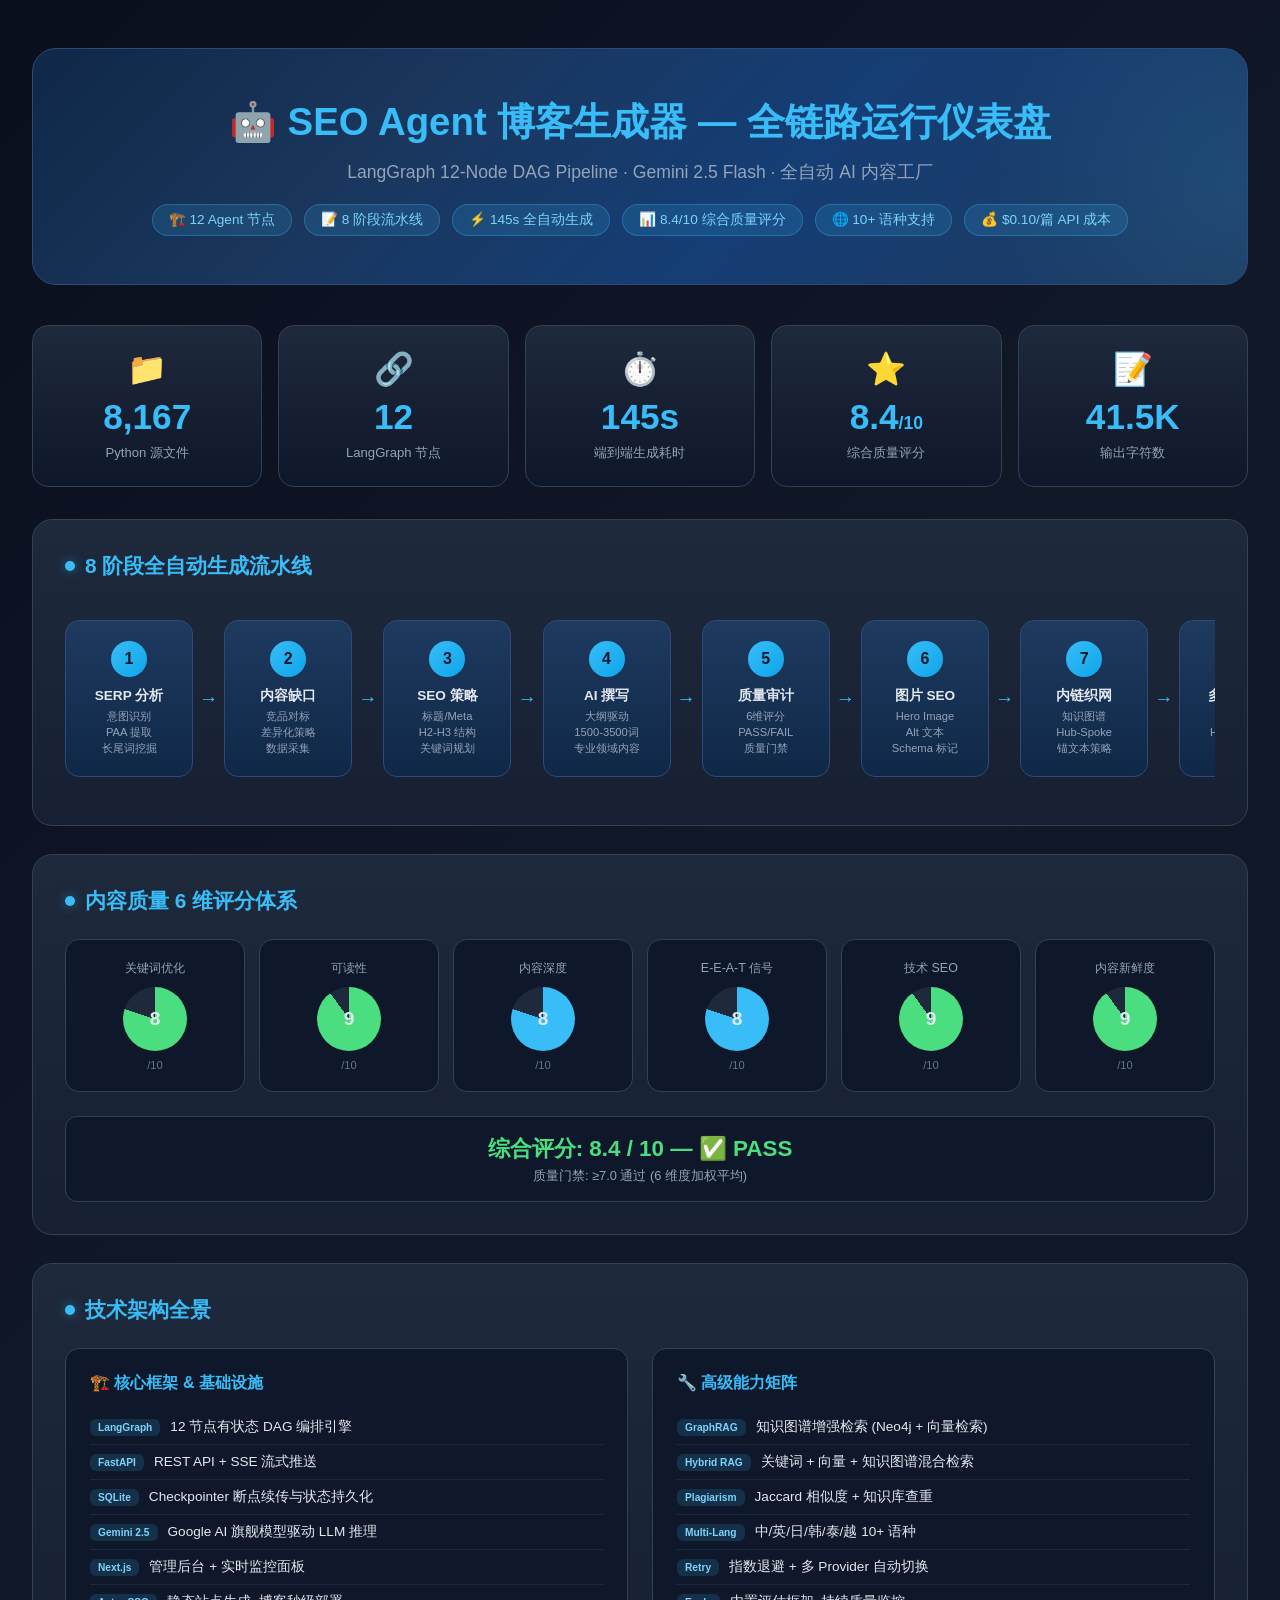
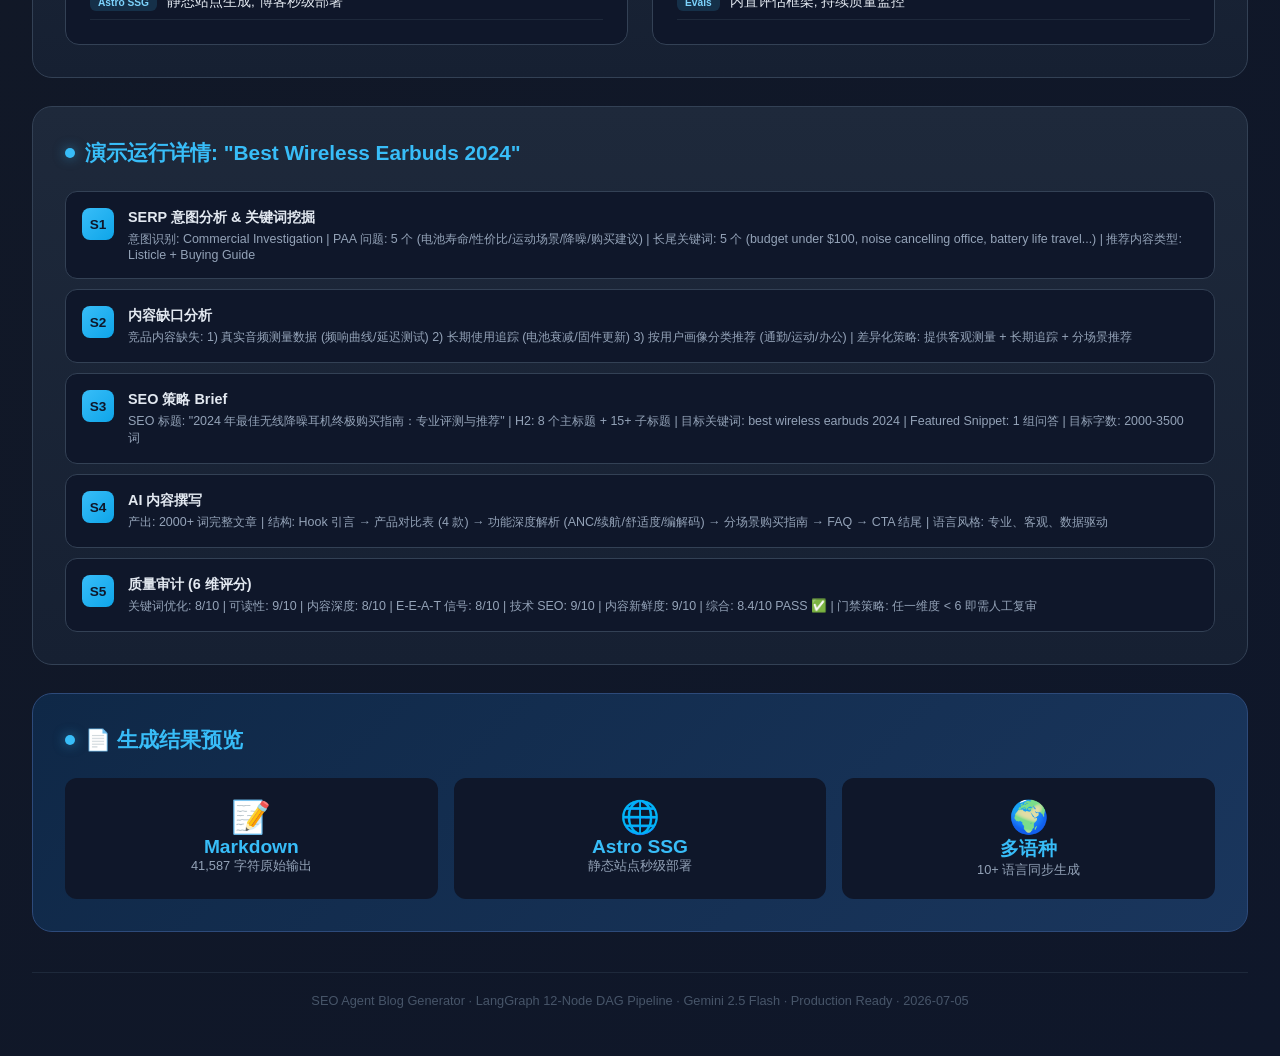
<file: seo_agent_full_dashboard.html>
﻿<!DOCTYPE html>
<html lang="zh-CN">
<head>
<meta charset="UTF-8">
<meta name="viewport" content="width=device-width, initial-scale=1.0">
<title>SEO Agent Blog Generator - Full System Dashboard</title>
<style>
* { margin: 0; padding: 0; box-sizing: border-box; }
body {
  font-family: "Segoe UI", "Microsoft YaHei", "PingFang SC", sans-serif;
  background: linear-gradient(135deg, #0a0f1e 0%, #111827 40%, #0f172a 100%);
  color: #e2e8f0; padding: 48px 32px;
}
.container { max-width: 1280px; margin: 0 auto; }

/* Header */
.hero {
  text-align: center; margin-bottom: 40px; padding: 48px 40px;
  background: linear-gradient(135deg, #0f2847 0%, #1a365d 30%, #153e75 60%, #1e3a5f 100%);
  border-radius: 24px; border: 1px solid #2d4a7a;
  position: relative; overflow: hidden;
}
.hero::before {
  content: ""; position: absolute; top: -50%; right: -20%; width: 500px; height: 500px;
  background: radial-gradient(circle, rgba(56,189,248,0.12) 0%, transparent 70%);
  border-radius: 50%;
}
.hero h1 { font-size: 2.4em; font-weight: 800; color: #38bdf8; position: relative; z-index: 1; }
.hero .subtitle { font-size: 1.1em; color: #94a3b8; margin-top: 12px; position: relative; z-index: 1; }
.hero .badges { margin-top: 20px; display: flex; gap: 12px; justify-content: center; flex-wrap: wrap; position: relative; z-index: 1; }
.hero .badge {
  background: rgba(56,189,248,0.15); border: 1px solid rgba(56,189,248,0.3);
  border-radius: 20px; padding: 6px 16px; font-size: 0.85em; color: #7dd3fc;
}

/* Key Metrics Row */
.metrics {
  display: grid; grid-template-columns: repeat(5, 1fr); gap: 16px; margin-bottom: 32px;
}
.metric {
  background: linear-gradient(180deg, #1e293b 0%, #0f172a 100%);
  border: 1px solid #334155; border-radius: 16px; padding: 24px 18px; text-align: center;
  transition: transform 0.2s;
}
.metric:hover { transform: translateY(-2px); border-color: #38bdf8; }
.metric .icon { font-size: 2em; margin-bottom: 8px; }
.metric .value { font-size: 2.2em; font-weight: 800; color: #38bdf8; line-height: 1.2; }
.metric .label { font-size: 0.82em; color: #94a3b8; margin-top: 6px; }

/* Section */
.section {
  background: linear-gradient(180deg, #1e293b 0%, #162032 100%);
  border: 1px solid #334155; border-radius: 20px; padding: 32px; margin-bottom: 28px;
}
.section h2 {
  font-size: 1.3em; color: #38bdf8; margin-bottom: 24px;
  display: flex; align-items: center; gap: 10px;
}
.section h2 .dot {
  width: 10px; height: 10px; border-radius: 50%; background: #38bdf8;
  box-shadow: 0 0 12px rgba(56,189,248,0.5);
}

/* Pipeline */
.pipeline {
  display: flex; align-items: center; gap: 0; overflow-x: auto; padding: 16px 0;
}
.pipeline-node {
  min-width: 128px; text-align: center; padding: 20px 14px;
  background: linear-gradient(180deg, #1e3a5f 0%, #0f2847 100%);
  border: 1px solid #2d4a7a; border-radius: 14px;
  position: relative; flex-shrink: 0;
}
.pipeline-node .num {
  width: 36px; height: 36px; border-radius: 50%; background: linear-gradient(135deg, #38bdf8, #0ea5e9);
  color: #0f172a; font-weight: 800; font-size: 1em;
  display: flex; align-items: center; justify-content: center; margin: 0 auto 10px;
}
.pipeline-node .title { font-size: 0.85em; font-weight: 700; color: #e2e8f0; }
.pipeline-node .desc { font-size: 0.7em; color: #94a3b8; margin-top: 4px; line-height: 1.4; }
.pipeline-arrow {
  flex-shrink: 0; padding: 0 6px;
  color: #38bdf8; font-size: 1.2em; font-weight: bold;
}

/* Architecture Layout */
.arch-grid {
  display: grid; grid-template-columns: 1fr 1fr; gap: 24px;
}
.arch-box {
  background: #0f172a; border: 1px solid #334155; border-radius: 14px; padding: 24px;
}
.arch-box h3 { color: #38bdf8; font-size: 1em; margin-bottom: 16px; }
.arch-item {
  display: flex; align-items: center; gap: 10px; padding: 8px 0;
  border-bottom: 1px solid #1e293b; font-size: 0.85em;
}
.arch-item .tag {
  background: rgba(56,189,248,0.15); color: #7dd3fc;
  border-radius: 6px; padding: 3px 8px; font-size: 0.75em; font-weight: 600;
}

/* Score Cards */
.scores {
  display: grid; grid-template-columns: repeat(6, 1fr); gap: 14px;
}
.score-card {
  background: #0f172a; border: 1px solid #334155; border-radius: 14px;
  padding: 20px 14px; text-align: center;
}
.score-card .dim { font-size: 0.78em; color: #94a3b8; margin-bottom: 10px; }
.score-ring {
  width: 64px; height: 64px; border-radius: 50%; margin: 0 auto 8px;
  display: flex; align-items: center; justify-content: center;
  font-size: 1.2em; font-weight: 800;
}
.score-card .label { font-size: 0.7em; color: #64748b; }

/* Process Steps */
.process-list {
  display: grid; gap: 10px;
}
.process-item {
  display: flex; align-items: flex-start; gap: 14px; padding: 16px;
  background: #0f172a; border: 1px solid #334155; border-radius: 12px;
}
.process-item .step-num {
  width: 32px; height: 32px; border-radius: 8px;
  display: flex; align-items: center; justify-content: center;
  font-weight: 800; font-size: 0.85em; flex-shrink: 0;
  background: linear-gradient(135deg, #38bdf8, #0ea5e9); color: #0f172a;
}
.process-item .step-content h4 { font-size: 0.9em; color: #e2e8f0; }
.process-item .step-content p { font-size: 0.78em; color: #94a3b8; margin-top: 4px; }

/* Footer */
.footer {
  text-align: center; color: #475569; font-size: 0.8em; margin-top: 40px; padding-top: 20px;
  border-top: 1px solid #1e293b;
}
</style>
</head>
<body>
<div class="container">

<!-- ====== HERO ====== -->
<div class="hero">
  <h1>🤖 SEO Agent 博客生成器 — 全链路运行仪表盘</h1>
  <div class="subtitle">LangGraph 12-Node DAG Pipeline · Gemini 2.5 Flash · 全自动 AI 内容工厂</div>
  <div class="badges">
    <span class="badge">🏗️ 12 Agent 节点</span>
    <span class="badge">📝 8 阶段流水线</span>
    <span class="badge">⚡ 145s 全自动生成</span>
    <span class="badge">📊 8.4/10 综合质量评分</span>
    <span class="badge">🌐 10+ 语种支持</span>
    <span class="badge">💰 $0.10/篇 API 成本</span>
  </div>
</div>

<!-- ====== KEY METRICS ====== -->
<div class="metrics">
  <div class="metric">
    <div class="icon">📁</div>
    <div class="value">8,167</div>
    <div class="label">Python 源文件</div>
  </div>
  <div class="metric">
    <div class="icon">🔗</div>
    <div class="value">12</div>
    <div class="label">LangGraph 节点</div>
  </div>
  <div class="metric">
    <div class="icon">⏱️</div>
    <div class="value">145s</div>
    <div class="label">端到端生成耗时</div>
  </div>
  <div class="metric">
    <div class="icon">⭐</div>
    <div class="value">8.4<span style="font-size:0.5em">/10</span></div>
    <div class="label">综合质量评分</div>
  </div>
  <div class="metric">
    <div class="icon">📝</div>
    <div class="value">41.5K</div>
    <div class="label">输出字符数</div>
  </div>
</div>

<!-- ====== 8-STAGE PIPELINE ====== -->
<div class="section">
  <h2><span class="dot"></span>8 阶段全自动生成流水线</h2>
  <div class="pipeline">
    <div class="pipeline-node">
      <div class="num">1</div>
      <div class="title">SERP 分析</div>
      <div class="desc">意图识别<br>PAA 提取<br>长尾词挖掘</div>
    </div>
    <div class="pipeline-arrow">→</div>
    <div class="pipeline-node">
      <div class="num">2</div>
      <div class="title">内容缺口</div>
      <div class="desc">竞品对标<br>差异化策略<br>数据采集</div>
    </div>
    <div class="pipeline-arrow">→</div>
    <div class="pipeline-node">
      <div class="num">3</div>
      <div class="title">SEO 策略</div>
      <div class="desc">标题/Meta<br>H2-H3 结构<br>关键词规划</div>
    </div>
    <div class="pipeline-arrow">→</div>
    <div class="pipeline-node">
      <div class="num">4</div>
      <div class="title">AI 撰写</div>
      <div class="desc">大纲驱动<br>1500-3500词<br>专业领域内容</div>
    </div>
    <div class="pipeline-arrow">→</div>
    <div class="pipeline-node">
      <div class="num">5</div>
      <div class="title">质量审计</div>
      <div class="desc">6维评分<br>PASS/FAIL<br>质量门禁</div>
    </div>
    <div class="pipeline-arrow">→</div>
    <div class="pipeline-node">
      <div class="num">6</div>
      <div class="title">图片 SEO</div>
      <div class="desc">Hero Image<br>Alt 文本<br>Schema 标记</div>
    </div>
    <div class="pipeline-arrow">→</div>
    <div class="pipeline-node">
      <div class="num">7</div>
      <div class="title">内链织网</div>
      <div class="desc">知识图谱<br>Hub-Spoke<br>锚文本策略</div>
    </div>
    <div class="pipeline-arrow">→</div>
    <div class="pipeline-node">
      <div class="num">8</div>
      <div class="title">多格式导出</div>
      <div class="desc">Markdown<br>HTML + SSG<br>多语种版本</div>
    </div>
  </div>
</div>

<!-- ====== QUALITY SCORES ====== -->
<div class="section">
  <h2><span class="dot"></span>内容质量 6 维评分体系</h2>
  <div style="display:grid;grid-template-columns:repeat(6,1fr);gap:14px;">
    <div class="score-card">
      <div class="dim">关键词优化</div>
      <div class="score-ring" style="background:conic-gradient(#4ade80 288deg,#1e293b 288deg);">8</div>
      <div class="label">/10</div>
    </div>
    <div class="score-card">
      <div class="dim">可读性</div>
      <div class="score-ring" style="background:conic-gradient(#4ade80 324deg,#1e293b 324deg);">9</div>
      <div class="label">/10</div>
    </div>
    <div class="score-card">
      <div class="dim">内容深度</div>
      <div class="score-ring" style="background:conic-gradient(#38bdf8 288deg,#1e293b 288deg);">8</div>
      <div class="label">/10</div>
    </div>
    <div class="score-card">
      <div class="dim">E-E-A-T 信号</div>
      <div class="score-ring" style="background:conic-gradient(#38bdf8 288deg,#1e293b 288deg);">8</div>
      <div class="label">/10</div>
    </div>
    <div class="score-card">
      <div class="dim">技术 SEO</div>
      <div class="score-ring" style="background:conic-gradient(#4ade80 324deg,#1e293b 324deg);">9</div>
      <div class="label">/10</div>
    </div>
    <div class="score-card">
      <div class="dim">内容新鲜度</div>
      <div class="score-ring" style="background:conic-gradient(#4ade80 324deg,#1e293b 324deg);">9</div>
      <div class="label">/10</div>
    </div>
  </div>
  <div style="text-align:center;margin-top:24px;padding:16px;background:#0f172a;border-radius:12px;border:1px solid #334155;">
    <span style="font-size:1.4em;font-weight:800;color:#4ade80;">综合评分: 8.4 / 10 — ✅ PASS</span>
    <span style="display:block;color:#94a3b8;font-size:0.8em;margin-top:4px;">质量门禁: ≥7.0 通过 (6 维度加权平均)</span>
  </div>
</div>

<!-- ====== ARCHITECTURE OVERVIEW ====== -->
<div class="section">
  <h2><span class="dot"></span>技术架构全景</h2>
  <div class="arch-grid">
    <div class="arch-box">
      <h3>🏗️ 核心框架 & 基础设施</h3>
      <div class="arch-item"><span class="tag">LangGraph</span> 12 节点有状态 DAG 编排引擎</div>
      <div class="arch-item"><span class="tag">FastAPI</span> REST API + SSE 流式推送</div>
      <div class="arch-item"><span class="tag">SQLite</span> Checkpointer 断点续传与状态持久化</div>
      <div class="arch-item"><span class="tag">Gemini 2.5</span> Google AI 旗舰模型驱动 LLM 推理</div>
      <div class="arch-item"><span class="tag">Next.js</span> 管理后台 + 实时监控面板</div>
      <div class="arch-item"><span class="tag">Astro SSG</span> 静态站点生成, 博客秒级部署</div>
    </div>
    <div class="arch-box">
      <h3>🔧 高级能力矩阵</h3>
      <div class="arch-item"><span class="tag">GraphRAG</span> 知识图谱增强检索 (Neo4j + 向量检索)</div>
      <div class="arch-item"><span class="tag">Hybrid RAG</span> 关键词 + 向量 + 知识图谱混合检索</div>
      <div class="arch-item"><span class="tag">Plagiarism</span> Jaccard 相似度 + 知识库查重</div>
      <div class="arch-item"><span class="tag">Multi-Lang</span> 中/英/日/韩/泰/越 10+ 语种</div>
      <div class="arch-item"><span class="tag">Retry</span> 指数退避 + 多 Provider 自动切换</div>
      <div class="arch-item"><span class="tag">Evals</span> 内置评估框架, 持续质量监控</div>
    </div>
  </div>
</div>

<!-- ====== DEMO RUN DETAILS ====== -->
<div class="section">
  <h2><span class="dot"></span>演示运行详情: "Best Wireless Earbuds 2024"</h2>
  <div class="process-list">
    <div class="process-item">
      <div class="step-num">S1</div>
      <div class="step-content">
        <h4>SERP 意图分析 & 关键词挖掘</h4>
        <p>意图识别: Commercial Investigation | PAA 问题: 5 个 (电池寿命/性价比/运动场景/降噪/购买建议) | 长尾关键词: 5 个 (budget under $100, noise cancelling office, battery life travel...) | 推荐内容类型: Listicle + Buying Guide</p>
      </div>
    </div>
    <div class="process-item">
      <div class="step-num">S2</div>
      <div class="step-content">
        <h4>内容缺口分析</h4>
        <p>竞品内容缺失: 1) 真实音频测量数据 (频响曲线/延迟测试) 2) 长期使用追踪 (电池衰减/固件更新) 3) 按用户画像分类推荐 (通勤/运动/办公) | 差异化策略: 提供客观测量 + 长期追踪 + 分场景推荐</p>
      </div>
    </div>
    <div class="process-item">
      <div class="step-num">S3</div>
      <div class="step-content">
        <h4>SEO 策略 Brief</h4>
        <p>SEO 标题: "2024 年最佳无线降噪耳机终极购买指南：专业评测与推荐" | H2: 8 个主标题 + 15+ 子标题 | 目标关键词: best wireless earbuds 2024 | Featured Snippet: 1 组问答 | 目标字数: 2000-3500 词</p>
      </div>
    </div>
    <div class="process-item">
      <div class="step-num">S4</div>
      <div class="step-content">
        <h4>AI 内容撰写</h4>
        <p>产出: 2000+ 词完整文章 | 结构: Hook 引言 → 产品对比表 (4 款) → 功能深度解析 (ANC/续航/舒适度/编解码) → 分场景购买指南 → FAQ → CTA 结尾 | 语言风格: 专业、客观、数据驱动</p>
      </div>
    </div>
    <div class="process-item">
      <div class="step-num">S5</div>
      <div class="step-content">
        <h4>质量审计 (6 维评分)</h4>
        <p>关键词优化: 8/10 | 可读性: 9/10 | 内容深度: 8/10 | E-E-A-T 信号: 8/10 | 技术 SEO: 9/10 | 内容新鲜度: 9/10 | 综合: 8.4/10 PASS ✅ | 门禁策略: 任一维度 < 6 即需人工复审</p>
      </div>
    </div>
  </div>
</div>

<!-- ====== OUTPUT PREVIEW NOTE ====== -->
<div class="section" style="background:linear-gradient(135deg,#0f2847,#1a365d);border-color:#2d4a7a;">
  <h2><span class="dot"></span>📄 生成结果预览</h2>
  <div style="display:grid;grid-template-columns:repeat(3,1fr);gap:16px;text-align:center;">
    <div style="background:#0f172a;border-radius:12px;padding:20px;">
      <div style="font-size:2em;">📝</div>
      <div style="font-size:1.2em;font-weight:700;color:#38bdf8;">Markdown</div>
      <div style="color:#94a3b8;font-size:0.8em;">41,587 字符原始输出</div>
    </div>
    <div style="background:#0f172a;border-radius:12px;padding:20px;">
      <div style="font-size:2em;">🌐</div>
      <div style="font-size:1.2em;font-weight:700;color:#38bdf8;">Astro SSG</div>
      <div style="color:#94a3b8;font-size:0.8em;">静态站点秒级部署</div>
    </div>
    <div style="background:#0f172a;border-radius:12px;padding:20px;">
      <div style="font-size:2em;">🌍</div>
      <div style="font-size:1.2em;font-weight:700;color:#38bdf8;">多语种</div>
      <div style="color:#94a3b8;font-size:0.8em;">10+ 语言同步生成</div>
    </div>
  </div>
</div>

<div class="footer">
  SEO Agent Blog Generator · LangGraph 12-Node DAG Pipeline · Gemini 2.5 Flash · Production Ready · 2026-07-05
</div>
</div>
</body>
</html>
</file>
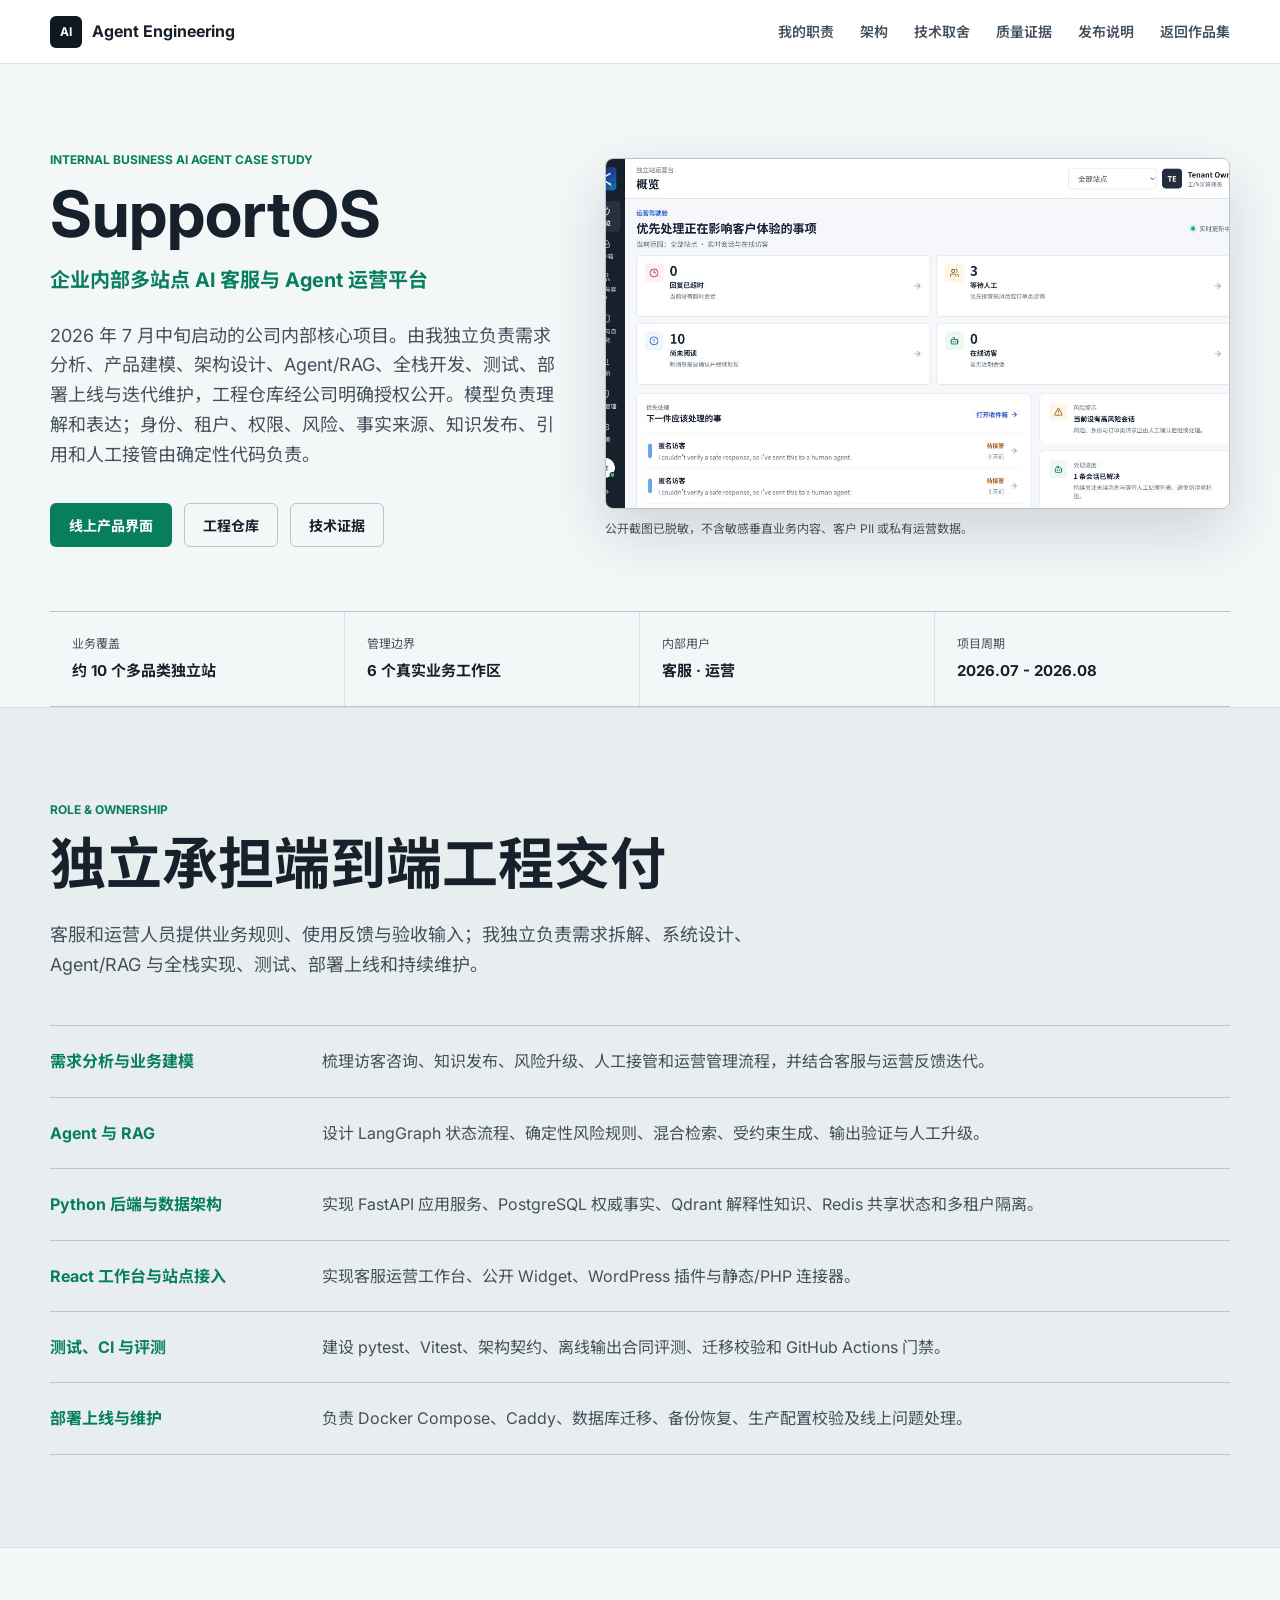
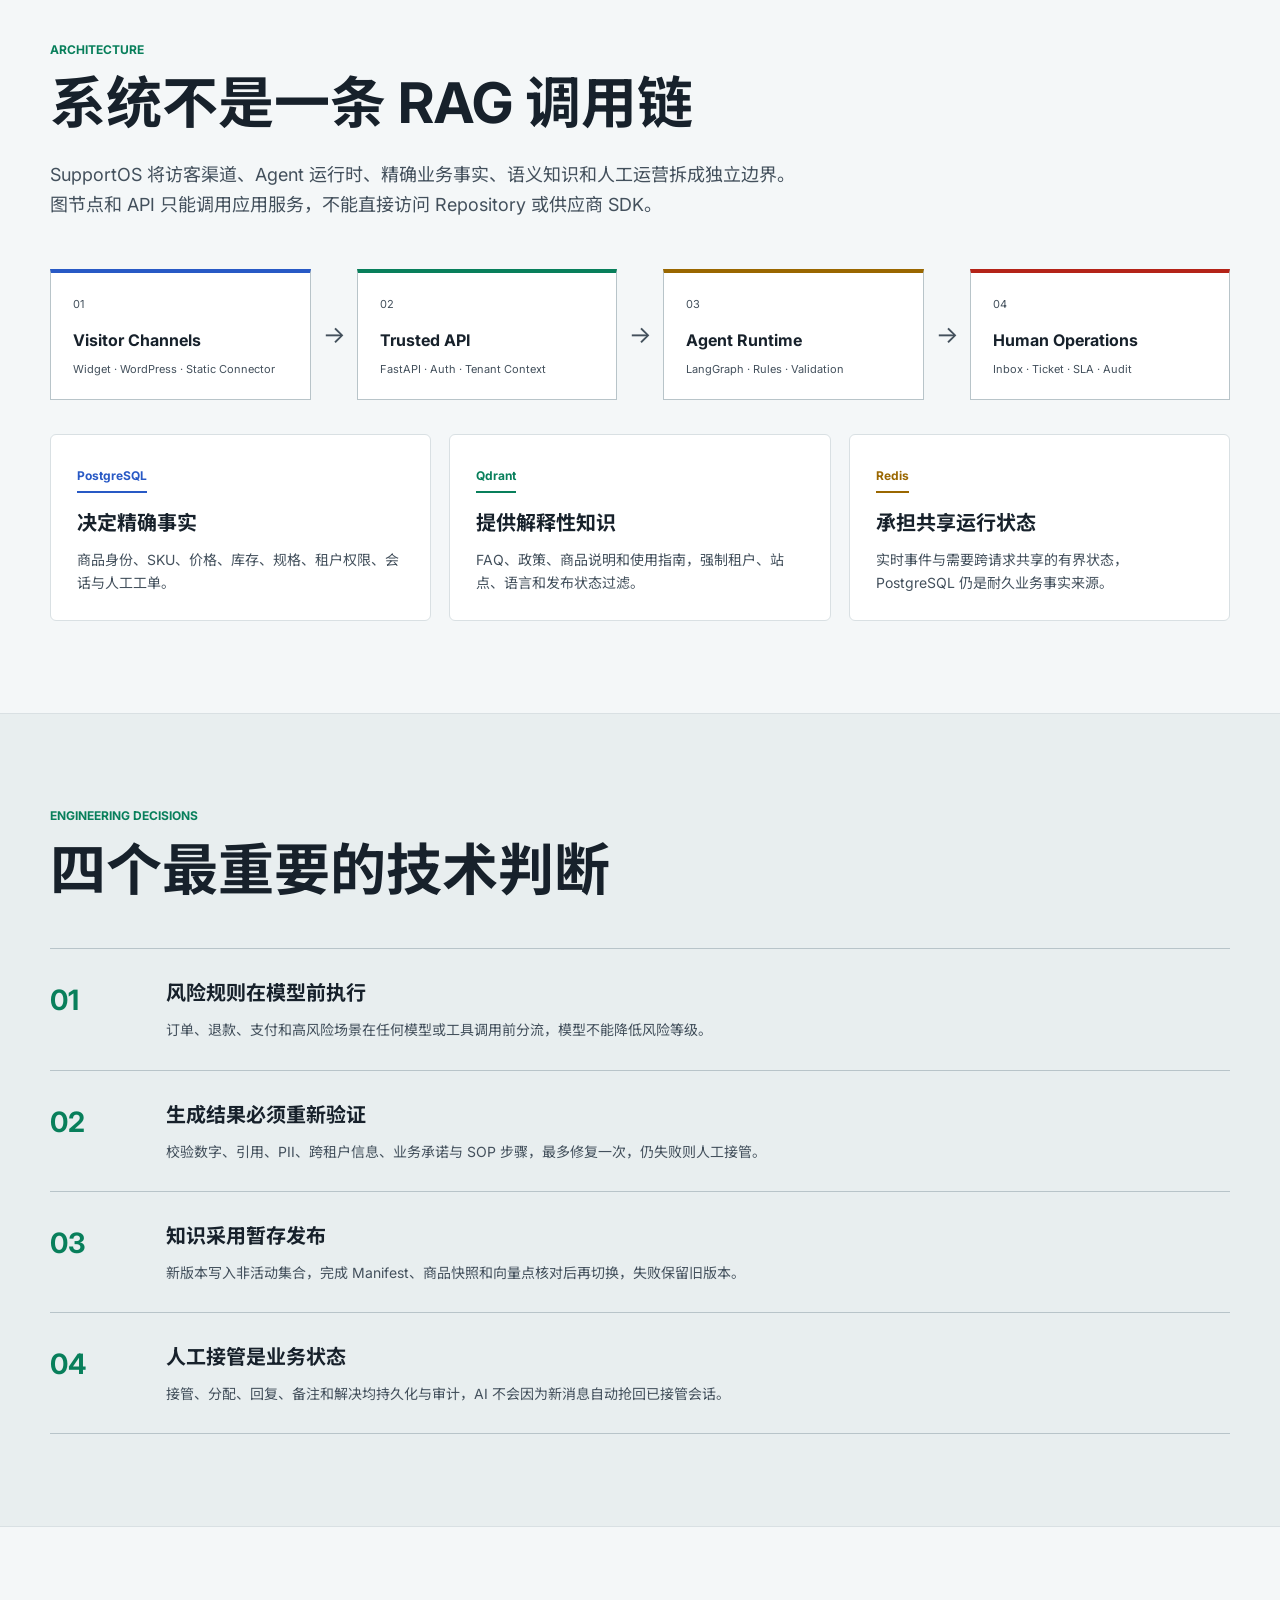
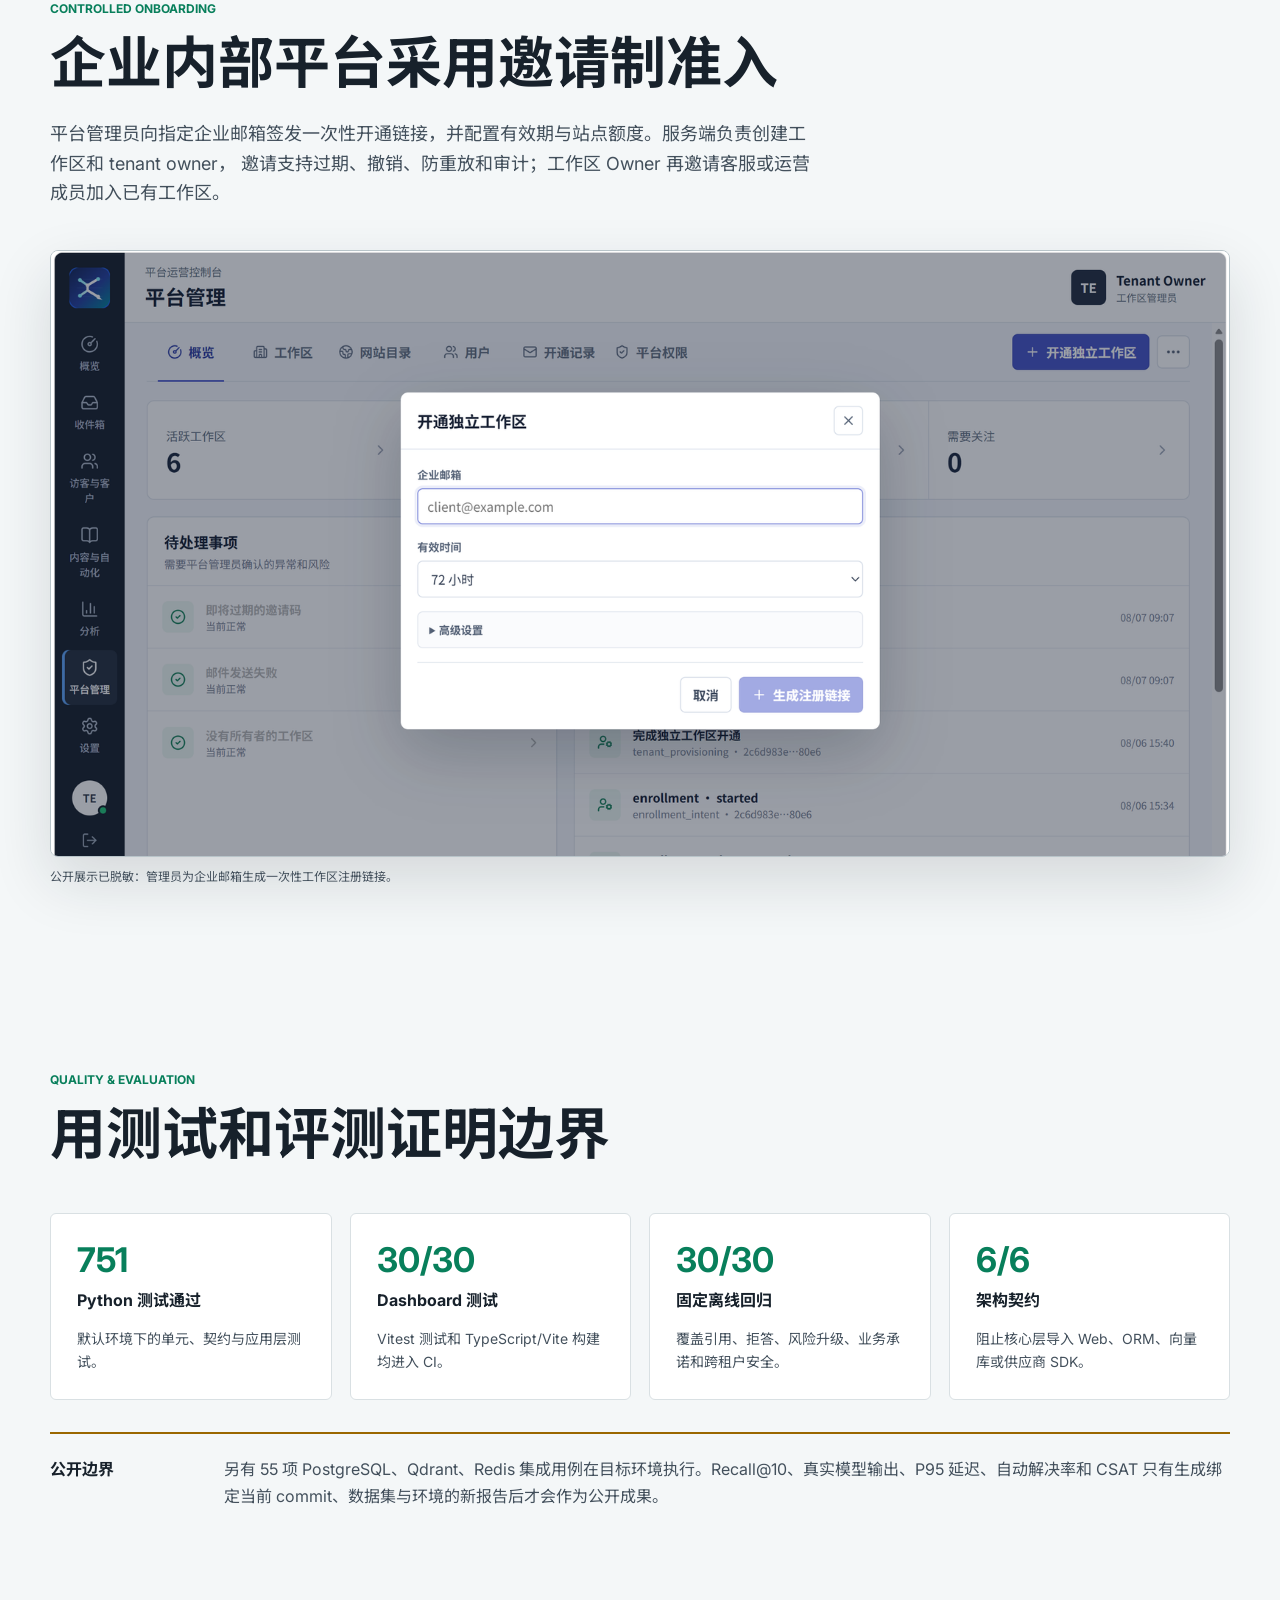
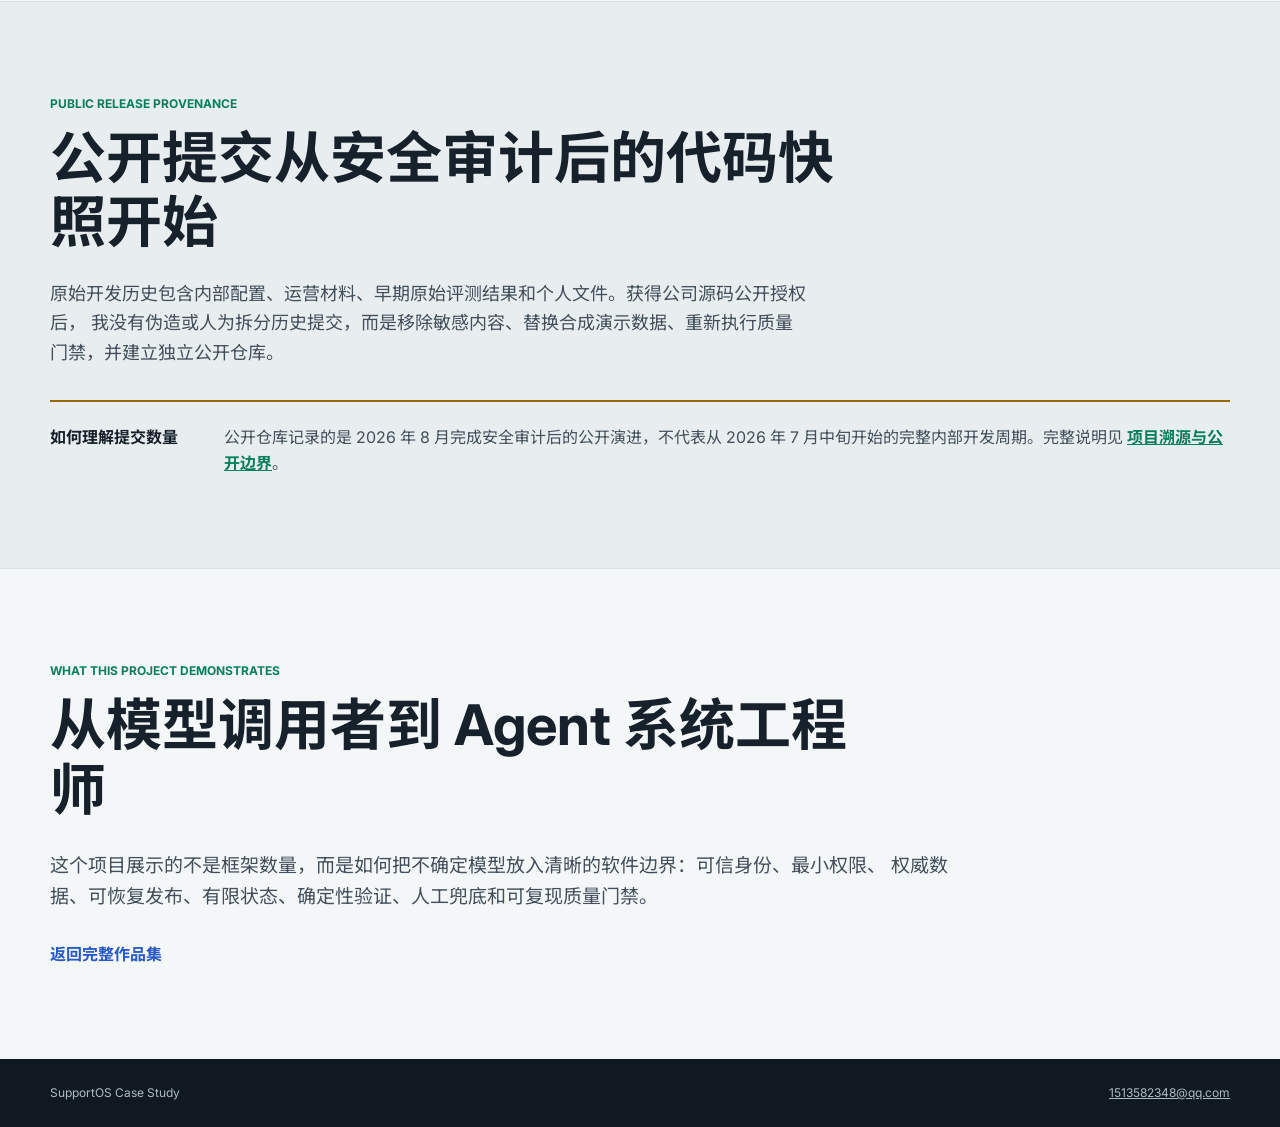
<file: supportos-case-study.html>
<!DOCTYPE html>
<html lang="zh-CN">
<head>
  <meta charset="UTF-8">
  <meta name="viewport" content="width=device-width, initial-scale=1.0">
  <meta name="description" content="SupportOS 多租户 AI 客服平台完整项目案例：架构、LangGraph、RAG、权限、安全、评测与生产边界。">
  <title>SupportOS 项目案例 | AI Agent Engineering</title>
  <link rel="icon" href="assets/favicon.svg" type="image/svg+xml">
  <link rel="preconnect" href="https://fonts.googleapis.com">
  <link rel="preconnect" href="https://fonts.gstatic.com" crossorigin>
  <link href="https://fonts.googleapis.com/css2?family=Inter:wght@400;500;600;700&family=Noto+Sans+SC:wght@400;500;600;700&display=swap" rel="stylesheet">
  <link rel="stylesheet" href="assets/styles.css?v=20260810">
</head>
<body>
  <header class="site-header">
    <a class="brand" href="index.html">
      <span class="brand-mark" aria-hidden="true">AI</span>
      <span>Agent Engineering</span>
    </a>
    <nav class="site-nav" aria-label="案例导航">
      <a href="#responsibility">我的职责</a>
      <a href="#architecture">架构</a>
      <a href="#decisions">技术取舍</a>
      <a href="#quality">质量证据</a>
      <a href="#provenance">发布说明</a>
      <a href="index.html">返回作品集</a>
    </nav>
  </header>

  <main>
    <section class="case-hero">
      <div>
        <p class="eyebrow">Internal Business AI Agent Case Study</p>
        <h1>SupportOS</h1>
        <p class="case-hero-subtitle">企业内部多站点 AI 客服与 Agent 运营平台</p>
        <p class="case-hero-lead">
          2026 年 7 月中旬启动的公司内部核心项目。由我独立负责需求分析、产品建模、架构设计、Agent/RAG、全栈开发、测试、部署上线与迭代维护，工程仓库经公司明确授权公开。模型负责理解和表达；身份、租户、权限、风险、事实来源、知识发布、引用和人工接管由确定性代码负责。
        </p>
        <div class="hero-actions">
          <a class="button button-primary" href="https://livechatgo.com/" target="_blank" rel="noreferrer">线上产品界面</a>
          <a class="button case-button" href="https://github.com/paulrose4/supportos-ai-customer-support-platform" target="_blank" rel="noreferrer">工程仓库</a>
          <a class="button case-button" href="https://github.com/paulrose4/supportos-ai-customer-support-platform/blob/main/docs/engineering-case-study.zh-CN.md" target="_blank" rel="noreferrer">技术证据</a>
        </div>
      </div>
      <figure class="case-hero-shot">
        <img src="screenshots/supportos-live-dashboard.png" alt="SupportOS 客服运营工作台">
        <figcaption>公开截图已脱敏，不含敏感垂直业务内容、客户 PII 或私有运营数据。</figcaption>
      </figure>
    </section>

    <section class="case-facts" aria-label="项目事实">
      <div><span>业务覆盖</span><strong>约 10 个多品类独立站</strong></div>
      <div><span>管理边界</span><strong>6 个真实业务工作区</strong></div>
      <div><span>内部用户</span><strong>客服 · 运营</strong></div>
      <div><span>项目周期</span><strong>2026.07 - 2026.08</strong></div>
    </section>

    <section class="case-section case-section-alt responsibility-section" id="responsibility">
      <p class="eyebrow">Role & Ownership</p>
      <h2>独立承担端到端工程交付</h2>
      <p class="section-lead">
        客服和运营人员提供业务规则、使用反馈与验收输入；我独立负责需求拆解、系统设计、
        Agent/RAG 与全栈实现、测试、部署上线和持续维护。
      </p>
      <dl class="responsibility-list">
        <div><dt>需求分析与业务建模</dt><dd>梳理访客咨询、知识发布、风险升级、人工接管和运营管理流程，并结合客服与运营反馈迭代。</dd></div>
        <div><dt>Agent 与 RAG</dt><dd>设计 LangGraph 状态流程、确定性风险规则、混合检索、受约束生成、输出验证与人工升级。</dd></div>
        <div><dt>Python 后端与数据架构</dt><dd>实现 FastAPI 应用服务、PostgreSQL 权威事实、Qdrant 解释性知识、Redis 共享状态和多租户隔离。</dd></div>
        <div><dt>React 工作台与站点接入</dt><dd>实现客服运营工作台、公开 Widget、WordPress 插件与静态/PHP 连接器。</dd></div>
        <div><dt>测试、CI 与评测</dt><dd>建设 pytest、Vitest、架构契约、离线输出合同评测、迁移校验和 GitHub Actions 门禁。</dd></div>
        <div><dt>部署上线与维护</dt><dd>负责 Docker Compose、Caddy、数据库迁移、备份恢复、生产配置校验及线上问题处理。</dd></div>
      </dl>
    </section>

    <section class="case-section" id="architecture">
      <p class="eyebrow">Architecture</p>
      <h2>系统不是一条 RAG 调用链</h2>
      <p class="section-lead">
        SupportOS 将访客渠道、Agent 运行时、精确业务事实、语义知识和人工运营拆成独立边界。图节点和 API
        只能调用应用服务，不能直接访问 Repository 或供应商 SDK。
      </p>

      <div class="architecture-flow" aria-label="SupportOS 系统架构流程">
        <div class="architecture-stage channel"><span>01</span><strong>Visitor Channels</strong><small>Widget · WordPress · Static Connector</small></div>
        <div class="architecture-arrow" aria-hidden="true">→</div>
        <div class="architecture-stage api"><span>02</span><strong>Trusted API</strong><small>FastAPI · Auth · Tenant Context</small></div>
        <div class="architecture-arrow" aria-hidden="true">→</div>
        <div class="architecture-stage agent"><span>03</span><strong>Agent Runtime</strong><small>LangGraph · Rules · Validation</small></div>
        <div class="architecture-arrow" aria-hidden="true">→</div>
        <div class="architecture-stage human"><span>04</span><strong>Human Operations</strong><small>Inbox · Ticket · SLA · Audit</small></div>
      </div>

      <div class="data-boundaries">
        <article>
          <span class="data-label sql">PostgreSQL</span>
          <h3>决定精确事实</h3>
          <p>商品身份、SKU、价格、库存、规格、租户权限、会话与人工工单。</p>
        </article>
        <article>
          <span class="data-label vector">Qdrant</span>
          <h3>提供解释性知识</h3>
          <p>FAQ、政策、商品说明和使用指南，强制租户、站点、语言和发布状态过滤。</p>
        </article>
        <article>
          <span class="data-label cache">Redis</span>
          <h3>承担共享运行状态</h3>
          <p>实时事件与需要跨请求共享的有界状态，PostgreSQL 仍是耐久业务事实来源。</p>
        </article>
      </div>
    </section>

    <section class="case-section case-section-alt" id="decisions">
      <p class="eyebrow">Engineering Decisions</p>
      <h2>四个最重要的技术判断</h2>
      <div class="decision-list">
        <article><span>01</span><div><h3>风险规则在模型前执行</h3><p>订单、退款、支付和高风险场景在任何模型或工具调用前分流，模型不能降低风险等级。</p></div></article>
        <article><span>02</span><div><h3>生成结果必须重新验证</h3><p>校验数字、引用、PII、跨租户信息、业务承诺与 SOP 步骤，最多修复一次，仍失败则人工接管。</p></div></article>
        <article><span>03</span><div><h3>知识采用暂存发布</h3><p>新版本写入非活动集合，完成 Manifest、商品快照和向量点核对后再切换，失败保留旧版本。</p></div></article>
        <article><span>04</span><div><h3>人工接管是业务状态</h3><p>接管、分配、回复、备注和解决均持久化与审计，AI 不会因为新消息自动抢回已接管会话。</p></div></article>
      </div>
    </section>

    <section class="case-section access-section" id="access-control">
      <p class="eyebrow">Controlled Onboarding</p>
      <h2>企业内部平台采用邀请制准入</h2>
      <p class="section-lead">
        平台管理员向指定企业邮箱签发一次性开通链接，并配置有效期与站点额度。服务端负责创建工作区和 tenant owner，
        邀请支持过期、撤销、防重放和审计；工作区 Owner 再邀请客服或运营成员加入已有工作区。
      </p>
      <figure class="access-shot">
        <img src="screenshots/supportos-invite-onboarding.png" alt="SupportOS 企业工作区邀请码开通界面">
        <figcaption>公开展示已脱敏：管理员为企业邮箱生成一次性工作区注册链接。</figcaption>
      </figure>
    </section>

    <section class="case-section" id="quality">
      <p class="eyebrow">Quality & Evaluation</p>
      <h2>用测试和评测证明边界</h2>
      <div class="quality-grid">
        <article><strong>751</strong><span>Python 测试通过</span><p>默认环境下的单元、契约与应用层测试。</p></article>
        <article><strong>30/30</strong><span>Dashboard 测试</span><p>Vitest 测试和 TypeScript/Vite 构建均进入 CI。</p></article>
        <article><strong>30/30</strong><span>固定离线回归</span><p>覆盖引用、拒答、风险升级、业务承诺和跨租户安全。</p></article>
        <article><strong>6/6</strong><span>架构契约</span><p>阻止核心层导入 Web、ORM、向量库或供应商 SDK。</p></article>
      </div>

      <aside class="case-caution">
        <strong>公开边界</strong>
        <p>另有 55 项 PostgreSQL、Qdrant、Redis 集成用例在目标环境执行。Recall@10、真实模型输出、P95 延迟、自动解决率和 CSAT 只有生成绑定当前 commit、数据集与环境的新报告后才会作为公开成果。</p>
      </aside>
    </section>

    <section class="case-section case-section-alt" id="provenance">
      <p class="eyebrow">Public Release Provenance</p>
      <h2>公开提交从安全审计后的代码快照开始</h2>
      <p class="section-lead">
        原始开发历史包含内部配置、运营材料、早期原始评测结果和个人文件。获得公司源码公开授权后，
        我没有伪造或人为拆分历史提交，而是移除敏感内容、替换合成演示数据、重新执行质量门禁，并建立独立公开仓库。
      </p>
      <aside class="case-caution provenance-note">
        <strong>如何理解提交数量</strong>
        <p>公开仓库记录的是 2026 年 8 月完成安全审计后的公开演进，不代表从 2026 年 7 月中旬开始的完整内部开发周期。完整说明见 <a href="https://github.com/paulrose4/supportos-ai-customer-support-platform/blob/main/docs/public-release-provenance.zh-CN.md" target="_blank" rel="noreferrer">项目溯源与公开边界</a>。</p>
      </aside>
    </section>

    <section class="case-section case-outcome">
      <p class="eyebrow">What This Project Demonstrates</p>
      <h2>从模型调用者到 Agent 系统工程师</h2>
      <p>
        这个项目展示的不是框架数量，而是如何把不确定模型放入清晰的软件边界：可信身份、最小权限、
        权威数据、可恢复发布、有限状态、确定性验证、人工兜底和可复现质量门禁。
      </p>
      <a class="text-link" href="index.html">返回完整作品集</a>
    </section>
  </main>

  <footer class="site-footer">
    <span>SupportOS Case Study</span>
    <span><a href="mailto:1513582348@qq.com">1513582348@qq.com</a></span>
  </footer>
</body>
</html>
</file>
<file: assets/styles.css>
:root {
  --ink: #17212b;
  --ink-soft: #43505c;
  --paper: #f4f7f8;
  --surface: #ffffff;
  --line: #d9e0e3;
  --line-strong: #b8c4c9;
  --green: #087f5b;
  --green-dark: #055c43;
  --blue: #2859c5;
  --amber: #9a6700;
  --red: #b42318;
  --night: #101922;
  --max-width: 1180px;
}

* {
  box-sizing: border-box;
}

html {
  scroll-behavior: smooth;
}

body {
  margin: 0;
  background: var(--paper);
  color: var(--ink);
  font-family: "Inter", "Noto Sans SC", "Microsoft YaHei", sans-serif;
  font-size: 16px;
  line-height: 1.65;
}

button,
a {
  font: inherit;
}

a {
  color: inherit;
}

img {
  display: block;
  max-width: 100%;
}

.site-header {
  position: sticky;
  top: 0;
  z-index: 20;
  display: flex;
  align-items: center;
  justify-content: space-between;
  min-height: 64px;
  padding: 0 max(24px, calc((100vw - var(--max-width)) / 2));
  background: rgba(255, 255, 255, 0.96);
  border-bottom: 1px solid var(--line);
}

.brand {
  display: inline-flex;
  align-items: center;
  gap: 10px;
  color: var(--ink);
  font-weight: 700;
  text-decoration: none;
}

.brand-mark {
  display: grid;
  place-items: center;
  width: 32px;
  height: 32px;
  background: var(--night);
  color: white;
  border-radius: 6px;
  font-size: 12px;
}

.site-nav {
  display: flex;
  align-items: center;
  gap: 26px;
}

.site-nav a {
  color: var(--ink-soft);
  font-size: 14px;
  font-weight: 600;
  text-decoration: none;
}

.site-nav a:hover,
.site-nav a:focus-visible {
  color: var(--green);
}

.hero {
  position: relative;
  display: flex;
  align-items: flex-end;
  min-height: min(760px, 78svh);
  overflow: hidden;
  background: var(--night);
  color: white;
}

.hero-backdrop {
  position: absolute;
  inset: 0;
  background-image:
    linear-gradient(90deg, rgba(10, 18, 25, 0.94) 0%, rgba(10, 18, 25, 0.78) 46%, rgba(10, 18, 25, 0.26) 100%),
    url("../screenshots/supportos-live-dashboard.png");
  background-position: center;
  background-size: cover;
  transform: scale(1.015);
}

.hero-content {
  position: relative;
  z-index: 1;
  width: min(var(--max-width), calc(100% - 48px));
  margin: 0 auto;
  padding: 80px 0 72px;
}

.eyebrow {
  margin: 0 0 12px;
  color: var(--green);
  font-size: 12px;
  font-weight: 700;
  letter-spacing: 0;
  text-transform: uppercase;
}

.hero .eyebrow {
  color: #7ae6c1;
}

.hero h1 {
  max-width: 720px;
  margin: 0;
  font-size: clamp(42px, 6vw, 76px);
  line-height: 1.08;
  letter-spacing: 0;
}

.hero-summary {
  max-width: 720px;
  margin: 24px 0 0;
  color: #dfe7eb;
  font-size: clamp(18px, 2.3vw, 25px);
  line-height: 1.55;
}

.hero-actions,
.contact-actions,
.inline-links {
  display: flex;
  flex-wrap: wrap;
  align-items: center;
  gap: 12px;
}

.hero-actions {
  margin-top: 34px;
}

.hero-note {
  margin: 24px 0 0;
  color: #aebbc3;
  font-size: 14px;
}

.button {
  display: inline-flex;
  align-items: center;
  justify-content: center;
  min-height: 44px;
  padding: 0 18px;
  border: 1px solid transparent;
  border-radius: 6px;
  font-size: 14px;
  font-weight: 700;
  text-decoration: none;
}

.button-primary {
  background: var(--green);
  color: white;
}

.button-primary:hover,
.button-primary:focus-visible {
  background: var(--green-dark);
}

.button-secondary {
  border-color: rgba(255, 255, 255, 0.55);
  color: white;
}

.button-secondary:hover,
.button-secondary:focus-visible {
  background: rgba(255, 255, 255, 0.1);
}

.button-secondary.dark {
  border-color: #65727d;
}

.metric-band {
  display: grid;
  grid-template-columns: repeat(4, 1fr);
  width: min(var(--max-width), calc(100% - 48px));
  margin: 0 auto;
  background: var(--surface);
  border: 1px solid var(--line);
  transform: translateY(-22px);
}

.metric-band div {
  min-width: 0;
  padding: 22px 26px;
  border-right: 1px solid var(--line);
}

.metric-band div:last-child {
  border-right: 0;
}

.metric-band strong,
.metric-band span {
  display: block;
}

.metric-band strong {
  font-size: 28px;
  line-height: 1.2;
}

.metric-band span {
  margin-top: 5px;
  color: var(--ink-soft);
  font-size: 13px;
}

.section {
  width: min(var(--max-width), calc(100% - 48px));
  margin: 0 auto;
  padding: 88px 0;
}

.section-heading {
  display: flex;
  align-items: flex-end;
  justify-content: space-between;
  gap: 24px;
  margin-bottom: 42px;
}

.section-heading.compact {
  margin-bottom: 30px;
}

.section-kicker {
  margin: 10px 0 0;
  color: var(--ink-soft);
  font-size: 14px;
  font-weight: 600;
}

.section h2,
.contact-band h2 {
  margin: 0;
  font-size: clamp(30px, 4vw, 48px);
  line-height: 1.18;
  letter-spacing: 0;
}

.text-link,
.inline-links a {
  color: var(--blue);
  font-weight: 700;
  text-decoration: none;
}

.text-link:hover,
.inline-links a:hover {
  text-decoration: underline;
}

.case-layout {
  display: grid;
  grid-template-columns: minmax(0, 1.25fr) minmax(360px, 0.75fr);
  align-items: start;
  gap: 42px;
}

.product-shot {
  margin: 0;
}

.product-shot img {
  width: 100%;
  aspect-ratio: 16 / 9;
  object-fit: cover;
  object-position: top center;
  border: 1px solid var(--line-strong);
  border-radius: 8px;
  box-shadow: 0 18px 50px rgba(23, 33, 43, 0.14);
}

.product-shot figcaption {
  margin-top: 10px;
  color: #66737d;
  font-size: 12px;
}

.case-lead {
  margin: 0;
  color: var(--ink);
  font-size: 21px;
  font-weight: 600;
  line-height: 1.55;
}

.segmented-control {
  display: inline-grid;
  grid-template-columns: 1fr 1fr;
  margin: 28px 0 20px;
  padding: 3px;
  background: #e6ebed;
  border-radius: 6px;
}

.segment {
  min-width: 112px;
  min-height: 38px;
  padding: 0 14px;
  border: 0;
  border-radius: 4px;
  background: transparent;
  color: var(--ink-soft);
  cursor: pointer;
  font-size: 13px;
  font-weight: 700;
}

.segment.is-active {
  background: white;
  color: var(--ink);
  box-shadow: 0 1px 4px rgba(23, 33, 43, 0.12);
}

.fact-list {
  margin: 0;
}

.fact-list div {
  display: grid;
  grid-template-columns: 86px 1fr;
  gap: 14px;
  padding: 14px 0;
  border-bottom: 1px solid var(--line);
}

.fact-list dt {
  color: var(--ink);
  font-weight: 700;
}

.fact-list dd {
  margin: 0;
  color: var(--ink-soft);
}

.decision-grid {
  display: grid;
  grid-template-columns: repeat(4, 1fr);
  margin-top: 58px;
  border-top: 1px solid var(--line-strong);
  border-bottom: 1px solid var(--line-strong);
}

.decision-grid article {
  min-width: 0;
  padding: 28px 24px 30px;
  border-right: 1px solid var(--line);
}

.decision-grid article:last-child {
  border-right: 0;
}

.decision-index {
  color: var(--green);
  font-size: 12px;
  font-weight: 700;
}

.decision-grid h3,
.project-row h3 {
  margin: 10px 0 9px;
  font-size: 20px;
  line-height: 1.35;
}

.decision-grid p,
.project-row p {
  margin: 0;
  color: var(--ink-soft);
  font-size: 14px;
}

.evidence-section {
  width: 100%;
  max-width: none;
  padding-right: max(24px, calc((100vw - var(--max-width)) / 2));
  padding-left: max(24px, calc((100vw - var(--max-width)) / 2));
  background: var(--night);
  color: white;
}

.evidence-section .eyebrow {
  color: #7ae6c1;
}

.evidence-table {
  border-top: 1px solid #52616c;
}

.evidence-row {
  display: grid;
  grid-template-columns: 1fr 150px 1.5fr;
  gap: 24px;
  align-items: center;
  min-height: 64px;
  border-bottom: 1px solid #394852;
}

.evidence-head {
  min-height: 48px;
  color: #aebbc3;
  font-size: 12px;
  font-weight: 700;
  text-transform: uppercase;
}

.status-pass {
  color: #7ae6c1;
}

.status-review {
  color: #f5c76a;
}

.boundary-note {
  display: grid;
  grid-template-columns: 160px 1fr;
  gap: 24px;
  margin-top: 34px;
  padding: 20px 0 0;
  color: #ccd6dc;
  border-top: 2px solid var(--amber);
}

.boundary-note strong {
  color: white;
}

.boundary-note p {
  margin: 0;
}

.project-list {
  border-top: 1px solid var(--line-strong);
}

.project-row {
  display: grid;
  grid-template-columns: minmax(260px, 0.72fr) minmax(0, 1.28fr);
  gap: 34px;
  align-items: center;
  padding: 34px 0;
  border-bottom: 1px solid var(--line);
}

.project-row img {
  width: 100%;
  aspect-ratio: 16 / 9;
  object-fit: cover;
  object-position: top center;
  border: 1px solid var(--line-strong);
  border-radius: 6px;
}

.project-type {
  color: var(--green) !important;
  font-size: 12px !important;
  font-weight: 700;
  text-transform: uppercase;
}

.project-row h3 {
  font-size: 28px;
}

.inline-links {
  margin-top: 20px;
  gap: 20px;
}

.contact-band {
  display: flex;
  align-items: center;
  justify-content: space-between;
  gap: 36px;
  padding: 66px max(24px, calc((100vw - var(--max-width)) / 2));
  background: #e7efe9;
  border-top: 1px solid #c8d6cd;
}

.contact-band h2 {
  max-width: 720px;
  font-size: clamp(28px, 3.4vw, 44px);
}

.site-footer {
  display: flex;
  justify-content: space-between;
  gap: 24px;
  padding: 24px max(24px, calc((100vw - var(--max-width)) / 2));
  background: var(--night);
  color: #aebbc3;
  font-size: 12px;
}

[hidden] {
  display: none !important;
}

.case-hero {
  display: grid;
  grid-template-columns: minmax(420px, 0.9fr) minmax(0, 1.1fr);
  gap: 44px;
  align-items: center;
  width: min(var(--max-width), calc(100% - 48px));
  margin: 0 auto;
  padding: 86px 0 64px;
}

.case-hero h1 {
  margin: 0;
  font-size: clamp(52px, 5vw, 68px);
  line-height: 1;
}

.case-hero-subtitle {
  margin: 18px 0 0;
  color: var(--green);
  font-size: 20px;
  font-weight: 700;
}

.case-hero-lead,
.section-lead {
  max-width: 760px;
  margin: 24px 0 0;
  color: var(--ink-soft);
  font-size: 18px;
}

.case-button {
  border-color: var(--line-strong);
  color: var(--ink);
}

.case-button:hover,
.case-button:focus-visible {
  border-color: var(--green);
  color: var(--green);
}

.case-hero-shot {
  margin: 0;
}

.case-hero-shot img {
  width: 100%;
  aspect-ratio: 16 / 9;
  object-fit: cover;
  object-position: top center;
  border: 1px solid var(--line-strong);
  border-radius: 8px;
  box-shadow: 0 24px 60px rgba(23, 33, 43, 0.16);
}

.case-facts {
  display: grid;
  grid-template-columns: repeat(4, 1fr);
  width: min(var(--max-width), calc(100% - 48px));
  margin: 0 auto;
  border-top: 1px solid var(--line-strong);
  border-bottom: 1px solid var(--line-strong);
}

.case-facts div {
  padding: 22px;
  border-right: 1px solid var(--line);
}

.case-facts div:last-child {
  border-right: 0;
}

.case-facts span,
.case-facts strong {
  display: block;
}

.case-facts span {
  color: var(--ink-soft);
  font-size: 12px;
}

.case-facts strong {
  margin-top: 5px;
  font-size: 15px;
}

.case-section {
  width: min(var(--max-width), calc(100% - 48px));
  margin: 0 auto;
  padding: 92px 0;
}

.case-section h2 {
  max-width: 820px;
  margin: 0;
  font-size: clamp(34px, 4.5vw, 56px);
  line-height: 1.15;
}

.case-section-alt {
  width: 100%;
  max-width: none;
  padding-right: max(24px, calc((100vw - var(--max-width)) / 2));
  padding-left: max(24px, calc((100vw - var(--max-width)) / 2));
  background: #e8eeef;
  border-top: 1px solid var(--line);
  border-bottom: 1px solid var(--line);
}

.responsibility-list {
  margin: 46px 0 0;
  border-top: 1px solid var(--line-strong);
}

.responsibility-list div {
  display: grid;
  grid-template-columns: minmax(210px, 0.42fr) minmax(0, 1.58fr);
  gap: 30px;
  padding: 22px 0;
  border-bottom: 1px solid var(--line-strong);
}

.responsibility-list dt {
  color: var(--green);
  font-weight: 700;
}

.responsibility-list dd {
  margin: 0;
  color: var(--ink-soft);
}

.provenance-note a {
  color: var(--green);
  font-weight: 700;
}

.access-section {
  padding-top: 72px;
}

.access-shot {
  margin: 42px 0 0;
}

.access-shot img {
  display: block;
  width: 100%;
  border: 1px solid var(--line-strong);
  border-radius: 8px;
  box-shadow: 0 24px 60px rgba(23, 33, 43, 0.14);
}

.access-shot figcaption,
.case-hero-shot figcaption {
  margin-top: 10px;
  color: var(--ink-soft);
  font-size: 12px;
}

.architecture-flow {
  display: grid;
  grid-template-columns: 1fr auto 1fr auto 1fr auto 1fr;
  gap: 12px;
  align-items: stretch;
  margin-top: 50px;
}

.architecture-stage {
  min-width: 0;
  padding: 22px;
  border: 1px solid var(--line-strong);
  border-top-width: 4px;
  background: white;
}

.architecture-stage span,
.architecture-stage strong,
.architecture-stage small {
  display: block;
}

.architecture-stage span {
  color: var(--ink-soft);
  font-size: 11px;
}

.architecture-stage strong {
  margin-top: 14px;
  font-size: 16px;
}

.architecture-stage small {
  margin-top: 7px;
  color: var(--ink-soft);
  font-size: 11px;
  line-height: 1.5;
}

.architecture-stage.channel { border-top-color: var(--blue); }
.architecture-stage.api { border-top-color: var(--green); }
.architecture-stage.agent { border-top-color: var(--amber); }
.architecture-stage.human { border-top-color: var(--red); }

.architecture-arrow {
  align-self: center;
  color: var(--ink-soft);
  font-size: 24px;
}

.data-boundaries,
.quality-grid {
  display: grid;
  grid-template-columns: repeat(3, 1fr);
  gap: 18px;
  margin-top: 34px;
}

.data-boundaries article,
.quality-grid article {
  padding: 26px;
  background: white;
  border: 1px solid var(--line);
  border-radius: 6px;
}

.data-boundaries h3,
.decision-list h3 {
  margin: 14px 0 8px;
  font-size: 20px;
}

.data-boundaries p,
.decision-list p,
.quality-grid p {
  margin: 0;
  color: var(--ink-soft);
  font-size: 14px;
}

.data-label {
  display: inline-block;
  padding-bottom: 5px;
  border-bottom: 2px solid currentColor;
  font-size: 12px;
  font-weight: 700;
}

.data-label.sql { color: var(--blue); }
.data-label.vector { color: var(--green); }
.data-label.cache { color: var(--amber); }

.decision-list {
  margin-top: 46px;
  border-top: 1px solid var(--line-strong);
}

.decision-list article {
  display: grid;
  grid-template-columns: 90px 1fr;
  gap: 26px;
  padding: 28px 0;
  border-bottom: 1px solid var(--line-strong);
}

.decision-list article > span {
  color: var(--green);
  font-size: 28px;
  font-weight: 700;
}

.decision-list h3 {
  margin-top: 0;
}

.quality-grid {
  grid-template-columns: repeat(4, 1fr);
  margin-top: 46px;
}

.quality-grid strong,
.quality-grid span {
  display: block;
}

.quality-grid strong {
  color: var(--green);
  font-size: 34px;
  line-height: 1.15;
}

.quality-grid span {
  margin: 8px 0 14px;
  font-weight: 700;
}

.case-caution {
  display: grid;
  grid-template-columns: 150px 1fr;
  gap: 24px;
  margin-top: 32px;
  padding-top: 22px;
  border-top: 2px solid var(--amber);
}

.case-caution p {
  margin: 0;
  color: var(--ink-soft);
}

.case-outcome {
  max-width: 900px;
  margin-left: max(24px, calc((100vw - var(--max-width)) / 2));
}

.case-outcome > p:not(.eyebrow) {
  margin: 28px 0;
  color: var(--ink-soft);
  font-size: 19px;
}

@media (max-width: 960px) {
  .case-hero {
    grid-template-columns: 1fr;
  }

  .case-facts,
  .quality-grid {
    grid-template-columns: repeat(2, 1fr);
  }

  .responsibility-list div {
    grid-template-columns: 1fr;
    gap: 8px;
  }

  .case-facts div:nth-child(2) {
    border-right: 0;
  }

  .case-facts div:nth-child(-n + 2) {
    border-bottom: 1px solid var(--line);
  }

  .architecture-flow {
    grid-template-columns: 1fr;
  }

  .architecture-arrow {
    transform: rotate(90deg);
    justify-self: center;
  }
}

@media (max-width: 720px) {
  .case-hero,
  .case-facts,
  .case-section {
    width: calc(100% - 32px);
  }

  .case-hero {
    padding-top: 58px;
  }

  .case-hero h1 {
    font-size: 58px;
  }

  .case-facts,
  .data-boundaries,
  .quality-grid {
    grid-template-columns: 1fr;
  }

  .case-facts div,
  .case-facts div:nth-child(2) {
    border-right: 0;
    border-bottom: 1px solid var(--line);
  }

  .case-facts div:last-child {
    border-bottom: 0;
  }

  .case-section {
    padding: 66px 0;
  }

  .decision-list article,
  .case-caution {
    grid-template-columns: 1fr;
  }

  .decision-list article > span {
    font-size: 18px;
  }

  .case-outcome {
    margin-left: 16px;
  }
}

@media (max-width: 960px) {
  .case-layout {
    grid-template-columns: 1fr;
  }

  .decision-grid {
    grid-template-columns: repeat(2, 1fr);
  }

  .decision-grid article:nth-child(2) {
    border-right: 0;
  }

  .decision-grid article:nth-child(-n + 2) {
    border-bottom: 1px solid var(--line);
  }

  .metric-band {
    grid-template-columns: repeat(2, 1fr);
  }

  .metric-band div:nth-child(2) {
    border-right: 0;
  }

  .metric-band div:nth-child(-n + 2) {
    border-bottom: 1px solid var(--line);
  }
}

@media (max-width: 720px) {
  .site-header {
    min-height: auto;
    padding-top: 12px;
    padding-bottom: 12px;
  }

  .site-nav {
    gap: 14px;
  }

  .site-nav a:nth-child(2),
  .site-nav a:nth-child(3) {
    display: none;
  }

  .brand span:last-child {
    display: none;
  }

  .hero {
    min-height: 660px;
  }

  .hero-backdrop {
    background-image:
      linear-gradient(180deg, rgba(10, 18, 25, 0.62) 0%, rgba(10, 18, 25, 0.96) 70%),
      url("../screenshots/supportos-live-dashboard.png");
    background-position: 56% top;
  }

  .hero-content {
    width: min(100% - 32px, var(--max-width));
    padding: 66px 0 48px;
  }

  .hero h1 {
    font-size: 44px;
  }

  .hero-summary {
    font-size: 19px;
  }

  .hero-actions .button {
    width: 100%;
  }

  .metric-band,
  .section {
    width: calc(100% - 32px);
  }

  .metric-band {
    grid-template-columns: 1fr 1fr;
  }

  .metric-band div {
    padding: 18px;
  }

  .section {
    padding: 64px 0;
  }

  .section-heading {
    display: block;
  }

  .section-heading .text-link {
    display: inline-block;
    margin-top: 16px;
  }

  .case-lead {
    font-size: 18px;
  }

  .fact-list div {
    grid-template-columns: 1fr;
    gap: 4px;
  }

  .decision-grid {
    grid-template-columns: 1fr;
  }

  .decision-grid article,
  .decision-grid article:nth-child(2) {
    border-right: 0;
    border-bottom: 1px solid var(--line);
  }

  .decision-grid article:last-child {
    border-bottom: 0;
  }

  .evidence-row {
    grid-template-columns: 1fr auto;
    gap: 8px 16px;
    padding: 14px 0;
  }

  .evidence-row span:last-child {
    grid-column: 1 / -1;
    color: #aebbc3;
    font-size: 13px;
  }

  .evidence-head {
    display: none;
  }

  .boundary-note,
  .project-row {
    grid-template-columns: 1fr;
  }

  .contact-band,
  .site-footer {
    display: block;
  }

  .contact-actions {
    margin-top: 26px;
  }

  .contact-actions .button {
    width: 100%;
  }

  .site-footer span {
    display: block;
  }

  .site-footer span + span {
    margin-top: 6px;
  }
}
</file>
